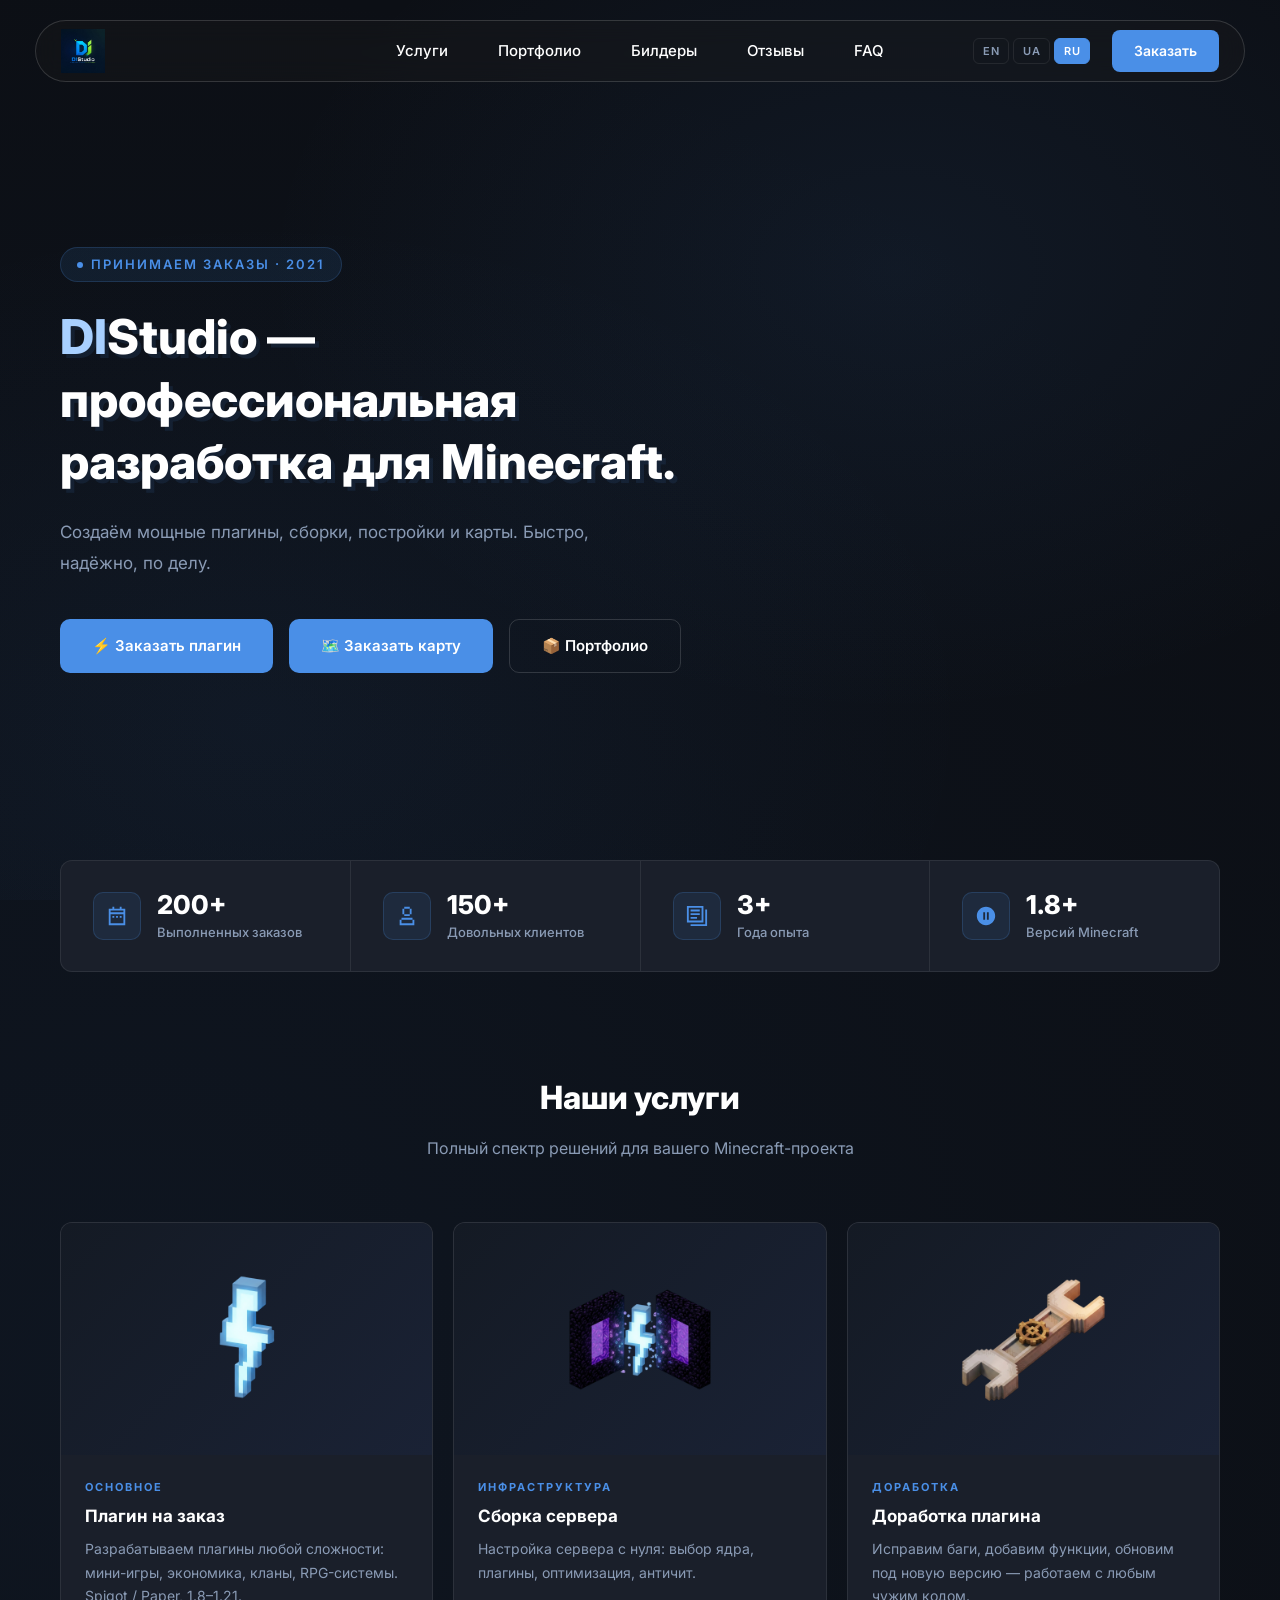
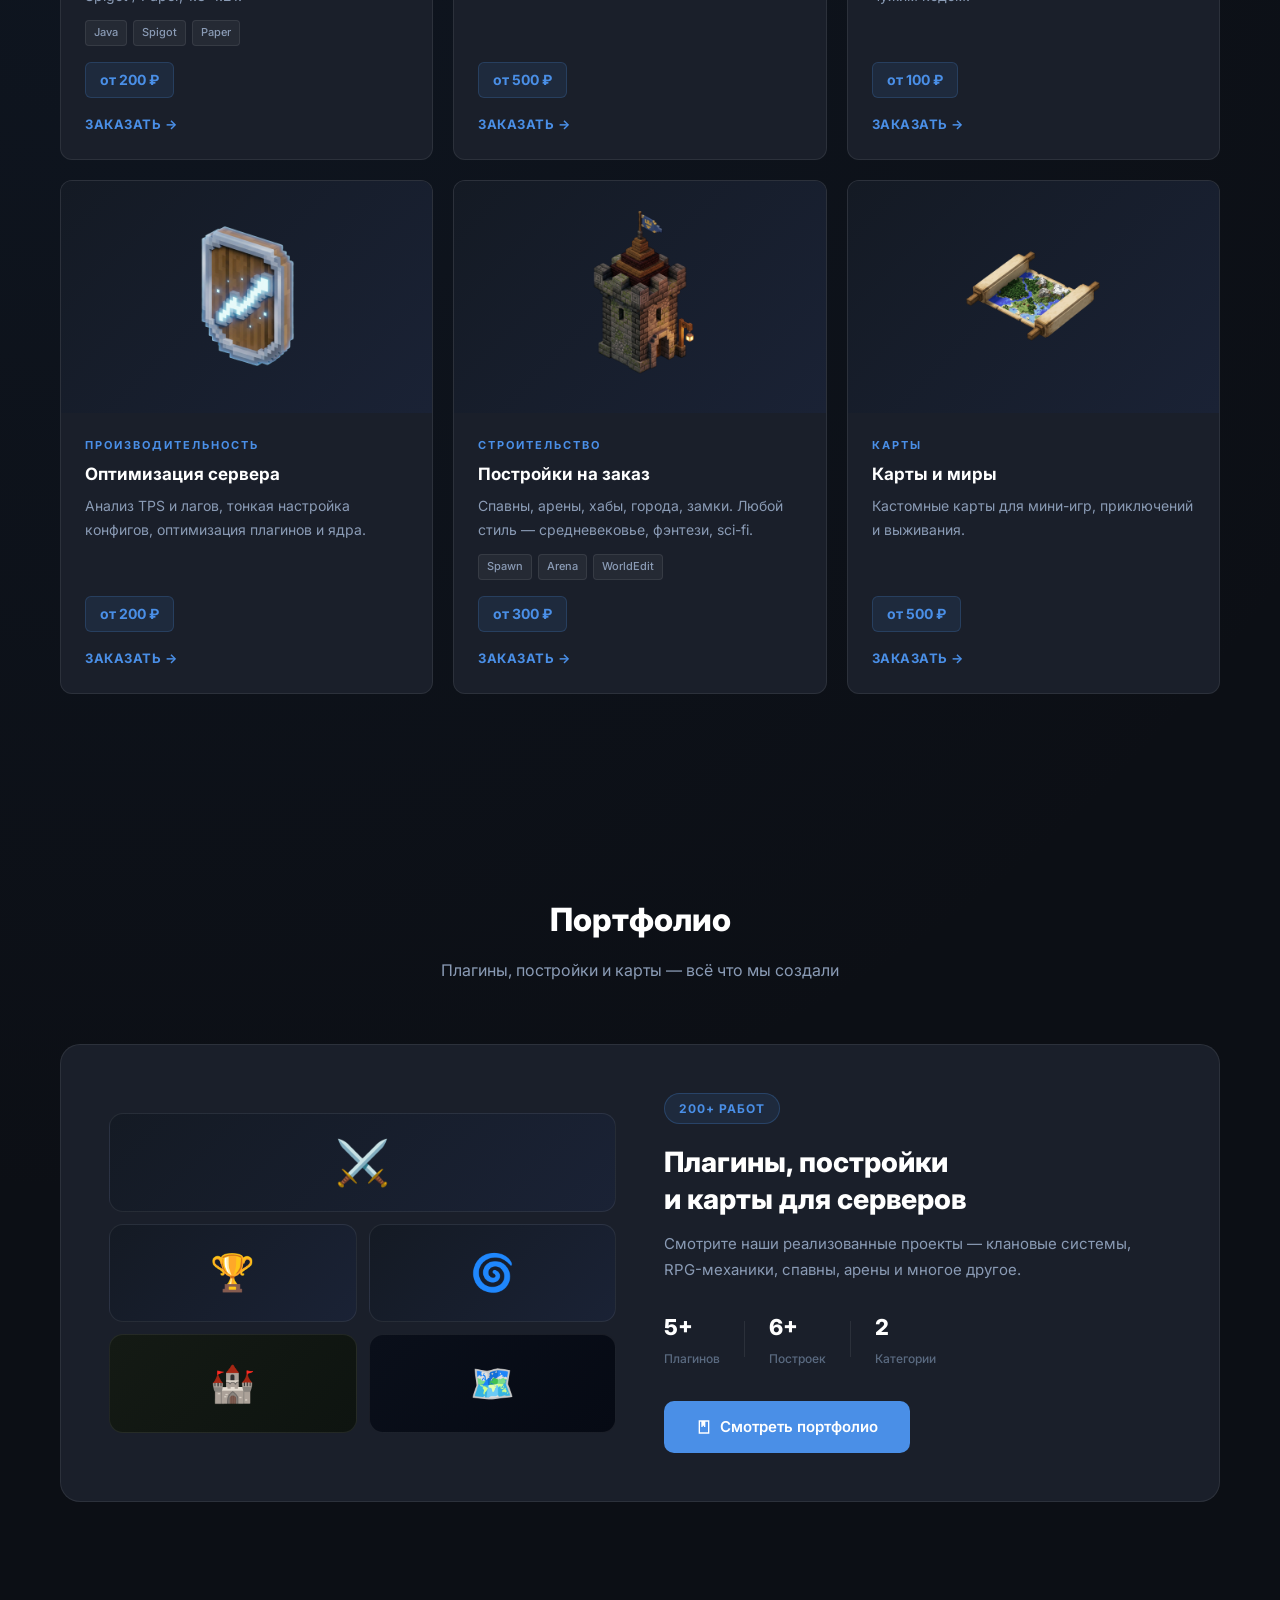
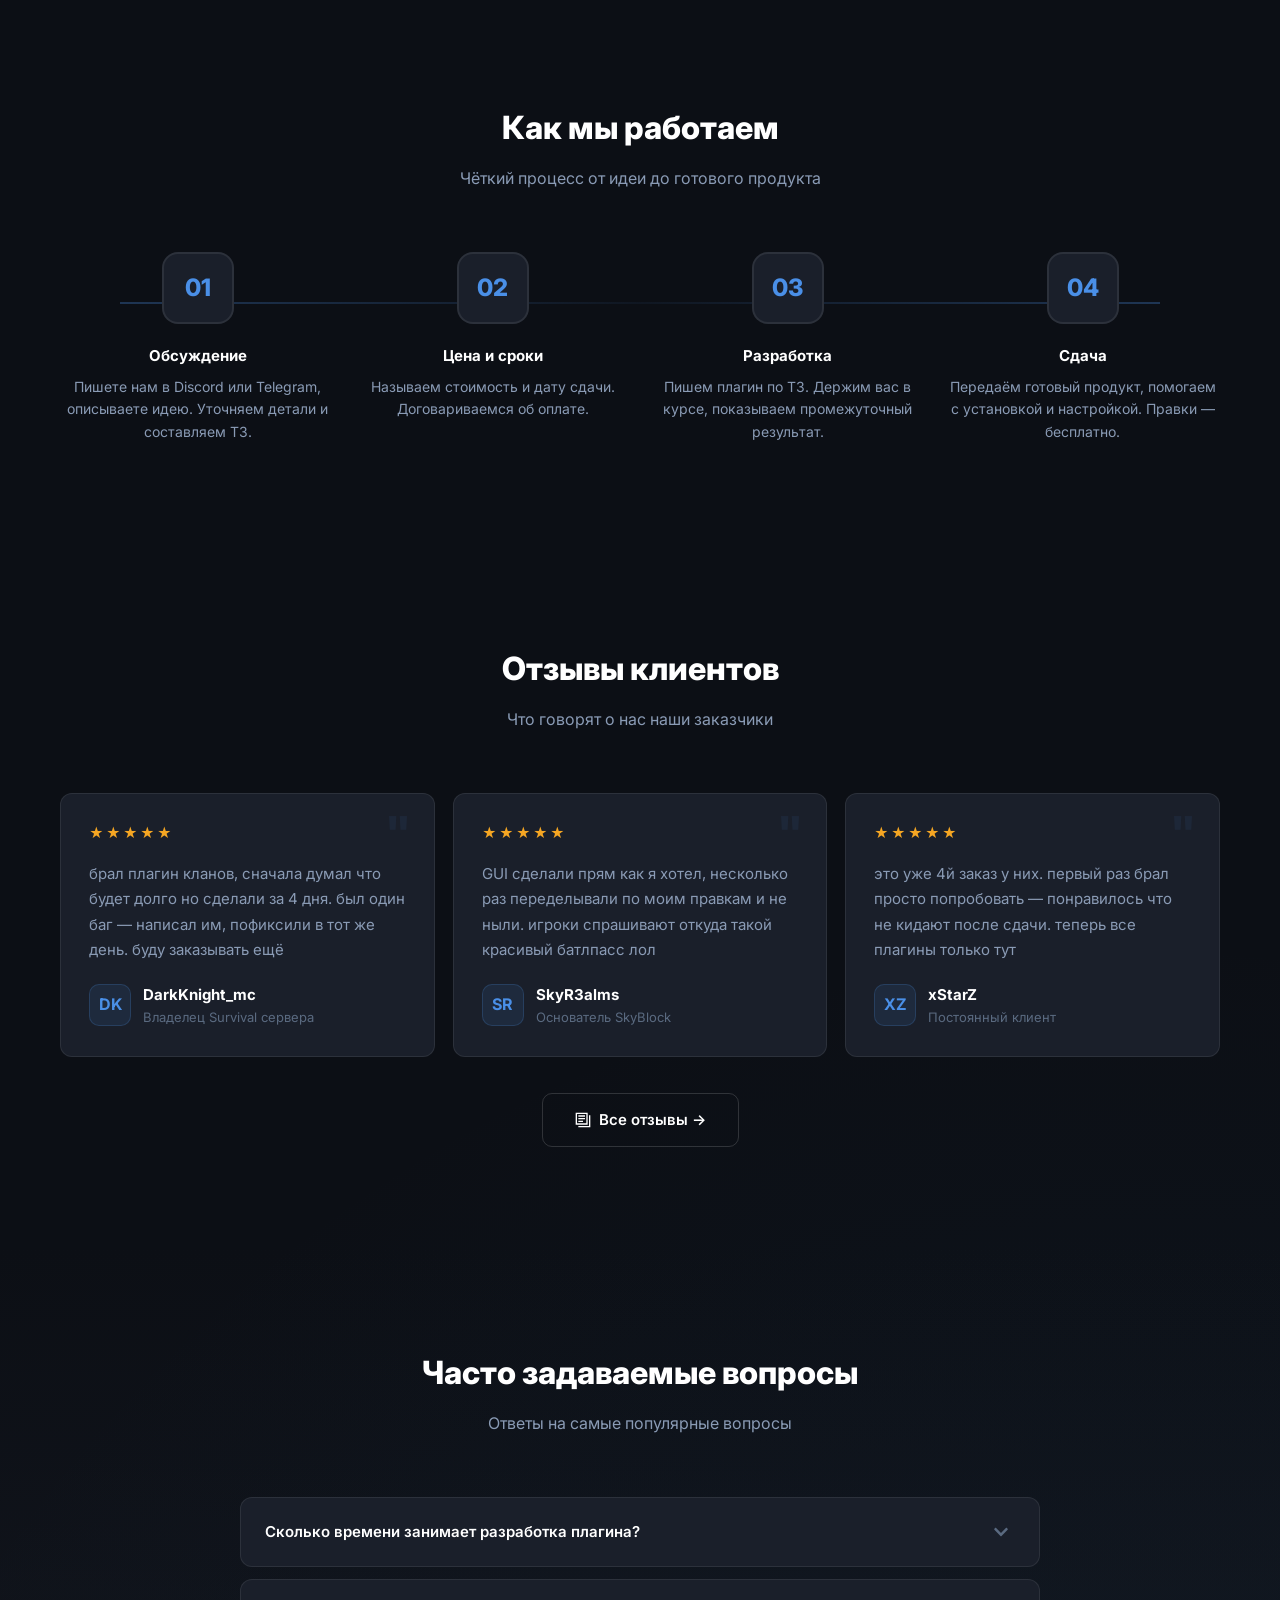
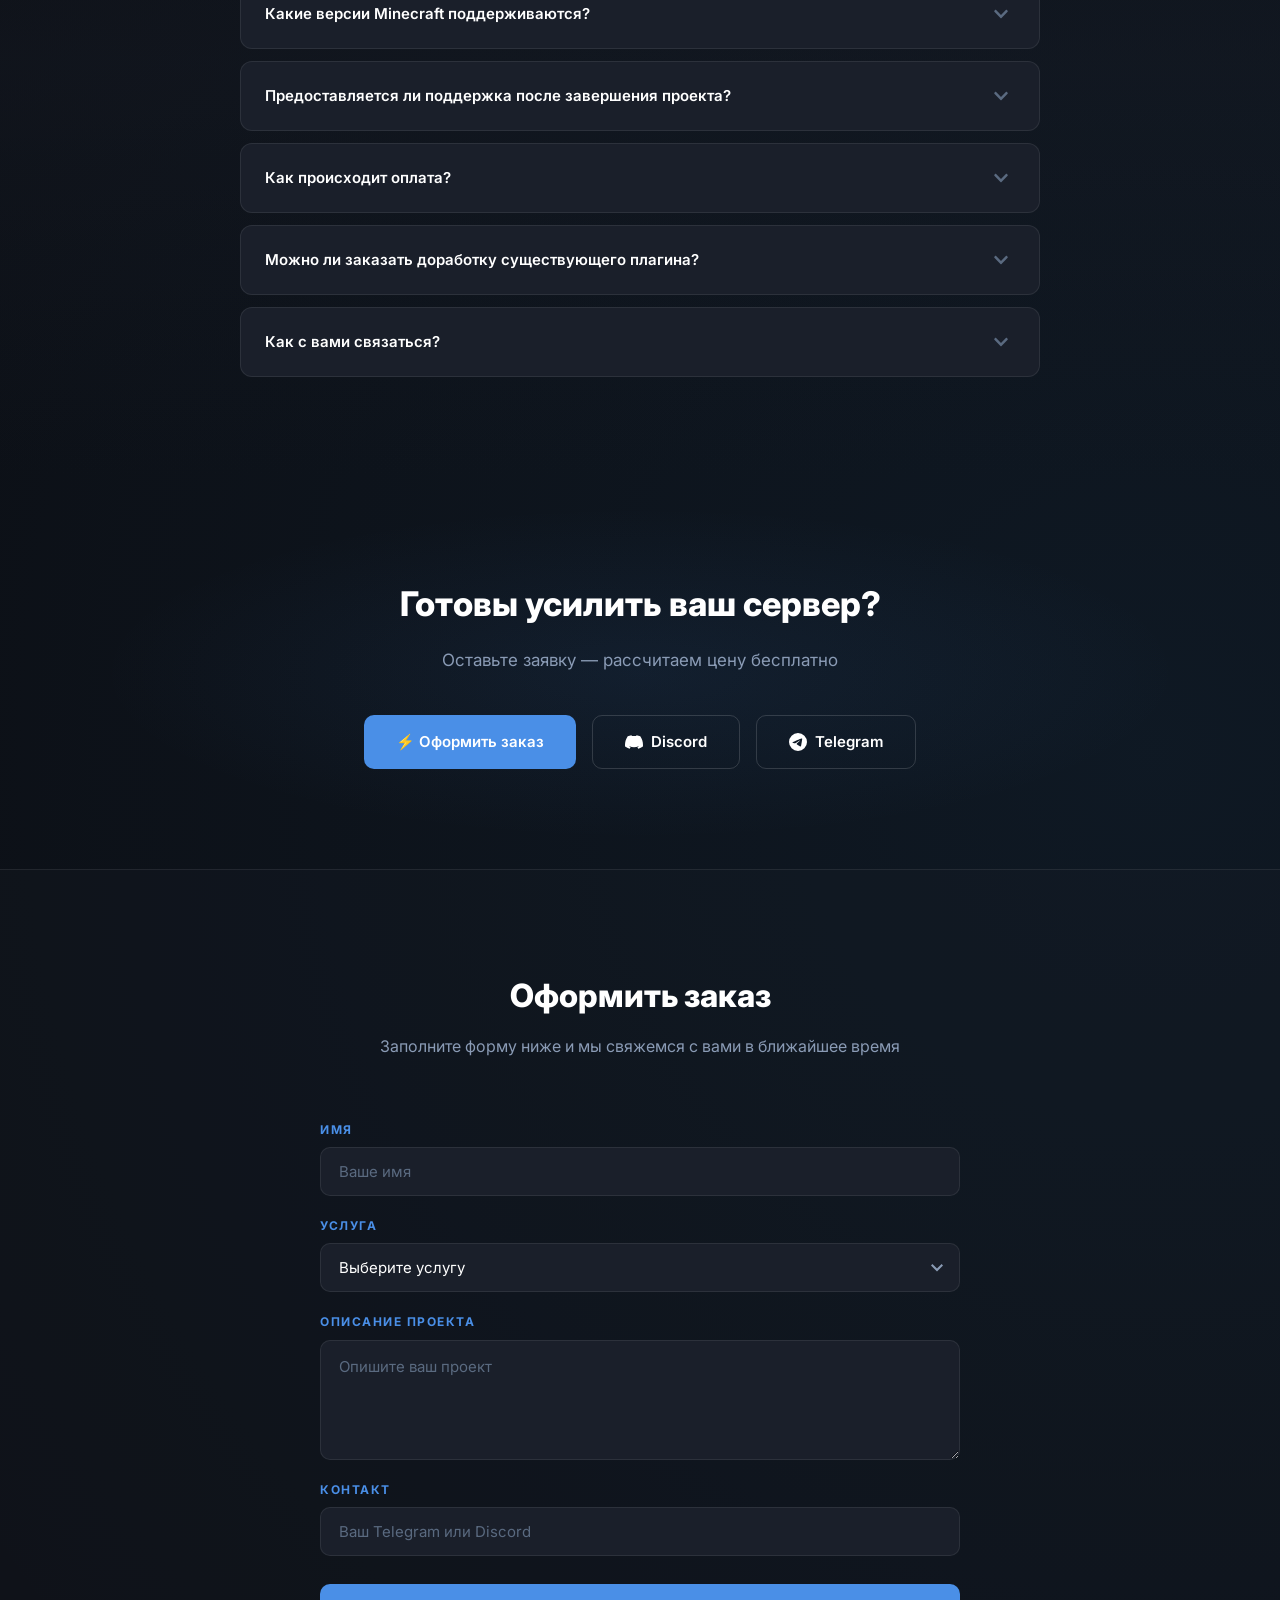
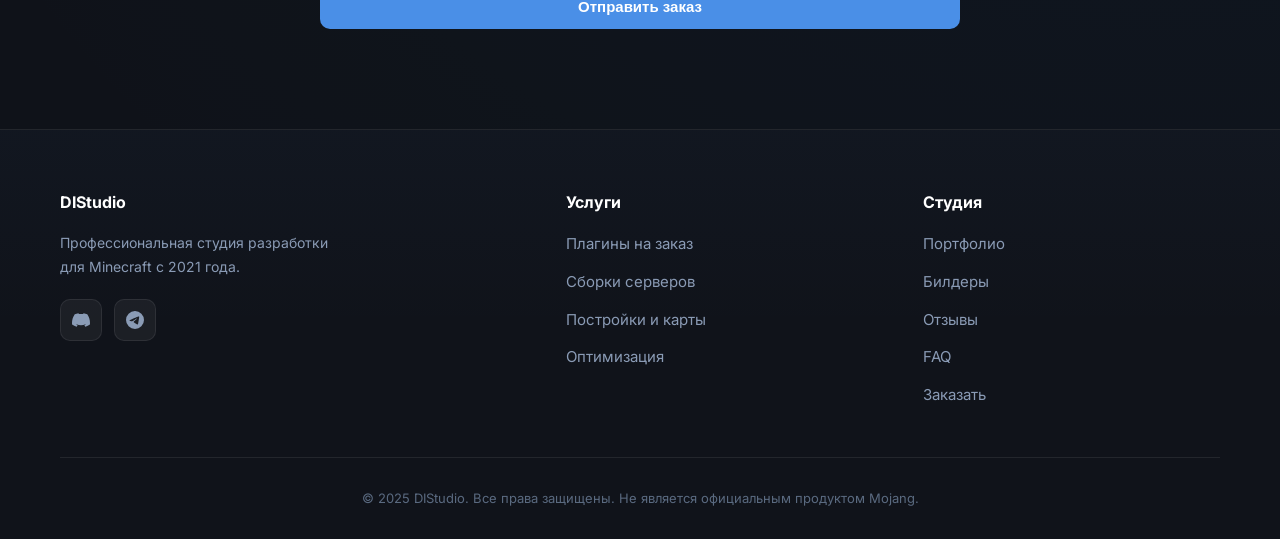
<file: index.html>
<!DOCTYPE html>
<html lang="ru">

<head>
    <meta charset="UTF-8">
    <meta name="viewport" content="width=device-width, initial-scale=1.0">
    <title>DIStudio — Разработка Minecraft плагинов</title>
    <meta name="description" content="Профессиональная разработка плагинов, настройка серверов и Discord-ботов для Minecraft. Качество, скорость и индивидуальный подход.">
    <meta name="keywords" content="minecraft, плагины, разработка, сервер, distudio, discord бот">
    <meta name="author" content="DIStudio">

    <meta property="og:type" content="website">
    <meta property="og:url" content="https://distudio.biz/">
    <meta property="og:title" content="DIStudio — Разработка Minecraft плагинов">
    <meta property="og:description" content="Профессиональная разработка плагинов, настройка серверов и Discord-ботов для Minecraft.">
    <meta property="og:site_name" content="DIStudio">
    <meta property="og:locale" content="ru_RU">

    <link rel="icon" type="image/jpeg" href="ava.jpg">
    <link rel="apple-touch-icon" href="ava.jpg">
    <link rel="preconnect" href="https://fonts.googleapis.com">
    <link rel="preconnect" href="https://fonts.gstatic.com" crossorigin>
    <link href="https://fonts.googleapis.com/css2?family=Inter:wght@400;500;600;700;800&display=swap" rel="stylesheet">
    <link rel="stylesheet" href="style.css">
</head>

<body>

    <header>
        <div class="nav-container" id="navContainer">
            <div class="nav-top-row">
                <a href="/" class="logo">
                    <img src="ava.jpg" alt="DIStudio" class="logo-img">
                </a>

                <nav class="nav-menu" id="navMenu">
                    <a href="#services" class="nav-link" data-i18n="nav.services">
                        <svg fill="none" xmlns="http://www.w3.org/2000/svg" viewBox="0 0 24 24"><path d="M9 2h6v2H9V2zm6 4V4h2v2h4v16H3V6h4V4h2v2h6zm0 2H9v2H7V8H5v12h14V8h-2v2h-2V8z" fill="currentColor"/></svg>
                        <span>Услуги</span>
                    </a>
                    <a href="portfolio.html" class="nav-link" data-i18n="nav.portfolio">
                        <svg fill="none" xmlns="http://www.w3.org/2000/svg" viewBox="0 0 24 24"><path d="M8 2h12v20H4V2h4zm4 8h-2v2H8V4H6v16h12V4h-4v8h-2v-2z" fill="currentColor"/></svg>
                        <span>Портфолио</span>
                    </a>
                    <a href="portfolio.html" class="nav-link" data-i18n="nav.builders">
                        <svg fill="none" xmlns="http://www.w3.org/2000/svg" viewBox="0 0 24 24"><path d="M3 3h8v8H3zm10 0h8v8h-8zM3 13h8v8H3zm10 4h2v-2h2v2h2v2h-2v2h-2v-2h-2z" fill="currentColor"/></svg>
                        <span>Билдеры</span>
                    </a>
                    <a href="reviews.html" class="nav-link" data-i18n="nav.reviews">
                        <svg fill="none" xmlns="http://www.w3.org/2000/svg" viewBox="0 0 24 24"><path d="M3 1H1v18h18V1H3zm14 2v14H3V3h14zm4 18H5v2h18V5h-2v16zM15 5H5v2h10V5zM5 9h10v2H5V9zm7 4H5v2h7v-2z" fill="currentColor"/></svg>
                        <span>Отзывы</span>
                    </a>
                    <a href="#faq" class="nav-link" data-i18n="nav.faq">
                        <svg fill="none" xmlns="http://www.w3.org/2000/svg" viewBox="0 0 24 24"><path d="M12 2C6.48 2 2 6.48 2 12s4.48 10 10 10 10-4.48 10-10S17.52 2 12 2zm1 17h-2v-2h2v2zm2.07-7.75l-.9.92C13.45 12.9 13 13.5 13 15h-2v-.5c0-1.1.45-2.1 1.17-2.83l1.24-1.26c.37-.36.59-.86.59-1.41 0-1.1-.9-2-2-2s-2 .9-2 2H8c0-2.21 1.79-4 4-4s4 1.79 4 4c0 .88-.36 1.68-.93 2.25z" fill="currentColor"/></svg>
                        <span>FAQ</span>
                    </a>
                </nav>

                <div class="nav-right">
                    <div class="lang-switcher">
                        <button class="lang-btn" onclick="setLang('en')">EN</button>
                        <button class="lang-btn" onclick="setLang('ua')">UA</button>
                        <button class="lang-btn active" onclick="setLang('ru')">RU</button>
                    </div>
                    <a href="#order-form" class="nav-contact-btn" data-i18n="nav.order">
                        <svg fill="currentColor" viewBox="0 0 24 24" width="16" height="16"><path d="M20.317 4.37a19.791 19.791 0 0 0-4.885-1.515.074.074 0 0 0-.079.037c-.21.375-.444.864-.608 1.25a18.27 18.27 0 0 0-5.487 0 12.64 12.64 0 0 0-.617-1.25.077.077 0 0 0-.079-.037A19.736 19.736 0 0 0 3.677 4.37a.07.07 0 0 0-.032.027C.533 9.046-.32 13.58.099 18.057a.082.082 0 0 0 .031.057 19.9 19.9 0 0 0 5.993 3.03.078.078 0 0 0 .084-.028c.462-.63.874-1.295 1.226-1.994a.076.076 0 0 0-.041-.106 13.107 13.107 0 0 1-1.872-.892.077.077 0 0 1-.008-.128 10.2 10.2 0 0 0 .372-.292.074.074 0 0 1 .077-.01c3.928 1.793 8.18 1.793 12.062 0a.074.074 0 0 1 .078.01c.12.098.246.198.373.292a.077.077 0 0 1-.006.127 12.299 12.299 0 0 1-1.873.892.077.077 0 0 0-.041.107c.36.698.772 1.362 1.225 1.993a.076.076 0 0 0 .084.028 19.839 19.839 0 0 0 6.002-3.03.077.077 0 0 0 .032-.054c.5-5.177-.838-9.674-3.549-13.66a.061.061 0 0 0-.031-.03z"/></svg>
                        Заказать
                    </a>
                    <div class="menu-toggle" id="menu-toggle">
                        <span></span>
                        <span></span>
                        <span></span>
                    </div>
                </div>
            </div>
        </div>
    </header>

    <section id="hero" class="hero">
        <div class="container">
            <div class="hero-content">
                <div class="hero-subtitle">
                    <span class="hero-subtitle-dot"></span>
                    <span data-i18n="hero.badge">Принимаем заказы · 2021</span>
                </div>
                <h1 class="hero-title">
                    <span class="brand-highlight">DI</span>Studio —
                    <span data-i18n="hero.title">профессиональная разработка для Minecraft.</span>
                </h1>
                <p class="hero-description" data-i18n="hero.desc">
                    Создаём мощные плагины, сборки, постройки и карты для Minecraft серверов. Быстро, надёжно, по делу.
                </p>
                <div class="hero-buttons">
                    <a href="#order-form" class="cta-button" data-i18n="hero.btn_order">⚡ Заказать плагин</a>
                    <a href="#order-form" class="cta-button" data-i18n="hero.btn_map">🗺️ Заказать карту</a>
                    <a href="#portfolio" class="btn-secondary" data-i18n="hero.btn_portfolio">📦 Портфолио</a>
                </div>
            </div>
        </div>
    </section>

    <div class="stats-panel">
        <div class="stats-panel-inner">
            <div class="stats-panel-item">
                <div class="stats-panel-icon">
                    <svg fill="none" xmlns="http://www.w3.org/2000/svg" viewBox="0 0 24 24"><path d="M15 2h2v2h4v18H3V4h4V2h2v2h6V2zM9 6H5v2h14V6H9zm-4 4v10h14V10H5zm2 2h2v2H7v-2zm6 0h-2v2h2v-2zm2 0h2v2h-2v-2z" fill="currentColor"/></svg>
                </div>
                <div class="stats-panel-content">
                    <div class="stats-panel-number">200+</div>
                    <div class="stats-panel-label" data-i18n="stats.orders">Выполненных заказов</div>
                </div>
            </div>
            <div class="stats-panel-item">
                <div class="stats-panel-icon">
                    <svg fill="none" xmlns="http://www.w3.org/2000/svg" viewBox="0 0 24 24"><path d="M15 2H9v2H7v6h2V4h6V2zm0 8H9v2h6v-2zm0-6h2v6h-2V4zM4 16h2v-2h12v2H6v4h12v-4h2v6H4v-6z" fill="currentColor"/></svg>
                </div>
                <div class="stats-panel-content">
                    <div class="stats-panel-number">150+</div>
                    <div class="stats-panel-label" data-i18n="stats.clients">Довольных клиентов</div>
                </div>
            </div>
            <div class="stats-panel-item">
                <div class="stats-panel-icon">
                    <svg fill="none" xmlns="http://www.w3.org/2000/svg" viewBox="0 0 24 24"><path d="M3 1H1v18h18V1H3zm14 2v14H3V3h14zm4 18H5v2h18V5h-2v16zM15 5H5v2h10V5zM5 9h10v2H5V9zm7 4H5v2h7v-2z" fill="currentColor"/></svg>
                </div>
                <div class="stats-panel-content">
                    <div class="stats-panel-number">3+</div>
                    <div class="stats-panel-label" data-i18n="stats.years">Года опыта</div>
                </div>
            </div>
            <div class="stats-panel-item">
                <div class="stats-panel-icon">
                    <svg fill="none" xmlns="http://www.w3.org/2000/svg" viewBox="0 0 24 24"><path d="M12 2C6.48 2 2 6.48 2 12s4.48 10 10 10 10-4.48 10-10S17.52 2 12 2zm-1 14H9V8h2v8zm4 0h-2V8h2v8z" fill="currentColor"/></svg>
                </div>
                <div class="stats-panel-content">
                    <div class="stats-panel-number">1.8+</div>
                    <div class="stats-panel-label" data-i18n="stats.versions">Версий Minecraft</div>
                </div>
            </div>
        </div>
    </div>

    <section id="services" class="section highlights-section">
        <div class="container">
            <h2 class="section-title" data-i18n="services.title">Наши услуги</h2>
            <p class="section-subtitle" data-i18n="services.sub">Полный спектр решений для вашего Minecraft-проекта</p>

            <div class="highlights-grid">
                <div class="highlight-card reveal">
                    <div class="highlight-media">
                        <img src="svc1.png" class="svc-img" alt="Плагин на заказ">
                    </div>
                    <div class="highlight-content">
                        <div class="highlight-kicker" data-i18n="svc1.kicker">Основное</div>
                        <h3 class="highlight-title" data-i18n="svc1.title">Плагин на заказ</h3>
                        <p class="highlight-description" data-i18n="svc1.desc">Разрабатываем плагины любой сложности: мини-игры, экономика, кланы, RPG-системы. Spigot / Paper, 1.8–1.21.</p>
                        <div class="service-tags-row">
                            <span class="svc-tag">Java</span>
                            <span class="svc-tag">Spigot</span>
                            <span class="svc-tag">Paper</span>
                        </div>
                        <span class="highlight-price" data-i18n="svc1.price">от 200 ₽</span>
                        <a href="#order-form" class="svc-link" data-i18n="svc.order">Заказать →</a>
                    </div>
                </div>

                <div class="highlight-card reveal">
                    <div class="highlight-media">
                        <img src="svc2.png" class="svc-img" alt="Сборка сервера">
                    </div>
                    <div class="highlight-content">
                        <div class="highlight-kicker" data-i18n="svc2.kicker">Инфраструктура</div>
                        <h3 class="highlight-title" data-i18n="svc2.title">Сборка сервера</h3>
                        <p class="highlight-description" data-i18n="svc2.desc">Настройка сервера с нуля: выбор ядра, плагины, оптимизация, античит и конфигурация под ваш режим.</p>
                        <span class="highlight-price" data-i18n="svc2.price">от 500 ₽</span>
                        <a href="#order-form" class="svc-link" data-i18n="svc.order">Заказать →</a>
                    </div>
                </div>

                <div class="highlight-card reveal">
                    <div class="highlight-media">
                        <img src="svc3.png" class="svc-img" alt="Доработка плагина">
                    </div>
                    <div class="highlight-content">
                        <div class="highlight-kicker" data-i18n="svc3.kicker">Доработка</div>
                        <h3 class="highlight-title" data-i18n="svc3.title">Доработка плагина</h3>
                        <p class="highlight-description" data-i18n="svc3.desc">Исправим баги, добавим функции, обновим под новую версию — работаем с любым чужим кодом.</p>
                        <span class="highlight-price" data-i18n="svc3.price">от 100 ₽</span>
                        <a href="#order-form" class="svc-link" data-i18n="svc.order">Заказать →</a>
                    </div>
                </div>

                <div class="highlight-card reveal">
                    <div class="highlight-media">
                        <img src="svc4.png" class="svc-img" alt="Оптимизация сервера">
                    </div>
                    <div class="highlight-content">
                        <div class="highlight-kicker" data-i18n="svc4.kicker">Производительность</div>
                        <h3 class="highlight-title" data-i18n="svc4.title">Оптимизация сервера</h3>
                        <p class="highlight-description" data-i18n="svc4.desc">Анализ TPS и лагов, тонкая настройка конфигов, оптимизация плагинов и ядра под максимальный онлайн.</p>
                        <span class="highlight-price" data-i18n="svc4.price">от 200 ₽</span>
                        <a href="#order-form" class="svc-link" data-i18n="svc.order">Заказать →</a>
                    </div>
                </div>

                <div class="highlight-card reveal">
                    <div class="highlight-media">
                        <img src="svc5.png" class="svc-img" alt="Постройки на заказ">
                    </div>
                    <div class="highlight-content">
                        <div class="highlight-kicker" data-i18n="svc5.kicker">Строительство</div>
                        <h3 class="highlight-title" data-i18n="svc5.title">Постройки на заказ</h3>
                        <p class="highlight-description" data-i18n="svc5.desc">Спавны, арены, хабы, города, замки и целые миры. Любой стиль — средневековье, фэнтези, sci-fi. Формат schematic.</p>
                        <div class="service-tags-row">
                            <span class="svc-tag">Spawn</span>
                            <span class="svc-tag">Arena</span>
                            <span class="svc-tag">WorldEdit</span>
                        </div>
                        <span class="highlight-price" data-i18n="svc5.price">от 300 ₽</span>
                        <a href="#order-form" class="svc-link" data-i18n="svc.order">Заказать →</a>
                    </div>
                </div>

                <div class="highlight-card reveal">
                    <div class="highlight-media">
                        <img src="svc6.png" class="svc-img" alt="Карты и миры">
                    </div>
                    <div class="highlight-content">
                        <div class="highlight-kicker" data-i18n="svc6.kicker">Карты</div>
                        <h3 class="highlight-title" data-i18n="svc6.title">Карты и миры</h3>
                        <p class="highlight-description" data-i18n="svc6.desc">Кастомные карты для мини-игр, приключений и выживания. Генерация terrain, ручная доработка, расстановка структур.</p>
                        <span class="highlight-price" data-i18n="svc6.price">от 500 ₽</span>
                        <a href="#order-form" class="svc-link" data-i18n="svc.order">Заказать →</a>
                    </div>
                </div>
            </div>
        </div>
    </section>

    <section id="portfolio" class="section">
        <div class="container">
            <h2 class="section-title">Портфолио</h2>
            <p class="section-subtitle">Плагины, постройки и карты — всё что мы создали</p>
            <div class="portfolio-preview-block reveal">
                <div class="portfolio-preview-left">
                    <div class="portfolio-preview-items">
                        <div class="ppi ppi-1"><span>⚔️</span></div>
                        <div class="ppi ppi-2"><span>🏆</span></div>
                        <div class="ppi ppi-3"><span>🌀</span></div>
                        <div class="ppi ppi-4"><span>🏰</span></div>
                        <div class="ppi ppi-5"><span>🗺️</span></div>
                    </div>
                </div>
                <div class="portfolio-preview-right">
                    <div class="portfolio-preview-badge">200+ работ</div>
                    <h3 class="portfolio-preview-title">Плагины, постройки<br>и карты для серверов</h3>
                    <p class="portfolio-preview-desc">Смотрите наши реализованные проекты — клановые системы, RPG-механики, спавны, арены и многое другое.</p>
                    <div class="portfolio-preview-stats">
                        <div class="pps-item"><span class="pps-num">5+</span><span class="pps-label">Плагинов</span></div>
                        <div class="pps-divider"></div>
                        <div class="pps-item"><span class="pps-num">6+</span><span class="pps-label">Построек</span></div>
                        <div class="pps-divider"></div>
                        <div class="pps-item"><span class="pps-num">2</span><span class="pps-label">Категории</span></div>
                    </div>
                    <a href="portfolio.html" class="cta-button" style="display:inline-flex;align-items:center;gap:8px;">
                        <svg width="16" height="16" fill="none" viewBox="0 0 24 24"><path d="M8 2h12v20H4V2h4zm4 8h-2v2H8V4H6v16h12V4h-4v8h-2v-2z" fill="currentColor"/></svg>
                        Смотреть портфолио
                    </a>
                </div>
            </div>
        </div>
    </section>

    <section id="process" class="section">
        <div class="container">
            <h2 class="section-title" data-i18n="process.title">Как мы работаем</h2>
            <p class="section-subtitle" data-i18n="process.sub">Чёткий процесс от идеи до готового продукта</p>

            <div class="process-grid">
                <div class="process-step reveal">
                    <div class="step-number">01</div>
                    <h3 class="step-title" data-i18n="step1.title">Обсуждение</h3>
                    <p class="step-desc" data-i18n="step1.desc">Пишете нам в Discord или Telegram, описываете идею. Уточняем детали и составляем ТЗ.</p>
                </div>
                <div class="process-step reveal">
                    <div class="step-number">02</div>
                    <h3 class="step-title" data-i18n="step2.title">Цена и сроки</h3>
                    <p class="step-desc" data-i18n="step2.desc">Называем стоимость и дату сдачи. Договариваемся об оплате — аванс или постоплата.</p>
                </div>
                <div class="process-step reveal">
                    <div class="step-number">03</div>
                    <h3 class="step-title" data-i18n="step3.title">Разработка</h3>
                    <p class="step-desc" data-i18n="step3.desc">Пишем плагин по ТЗ. Держим вас в курсе, показываем промежуточный результат.</p>
                </div>
                <div class="process-step reveal">
                    <div class="step-number">04</div>
                    <h3 class="step-title" data-i18n="step4.title">Сдача</h3>
                    <p class="step-desc" data-i18n="step4.desc">Передаём готовый продукт, помогаем с установкой и настройкой. Правки — бесплатно.</p>
                </div>
            </div>
        </div>
    </section>

    <section id="reviews" class="section">
        <div class="container">
            <h2 class="section-title">Отзывы клиентов</h2>
            <p class="section-subtitle">Что говорят о нас наши заказчики</p>

            <div class="reviews-preview-grid">
                <div class="review-card reveal">
                    <div class="review-stars">★★★★★</div>
                    <p class="review-text">брал плагин кланов, сначала думал что будет долго но сделали за 4 дня. был один баг — написал им, пофиксили в тот же день. буду заказывать ещё</p>
                    <div class="review-author">
                        <div class="review-avatar">DK</div>
                        <div>
                            <div class="review-name">DarkKnight_mc</div>
                            <div class="review-role">Владелец Survival сервера</div>
                        </div>
                    </div>
                </div>
                <div class="review-card reveal">
                    <div class="review-stars">★★★★★</div>
                    <p class="review-text">GUI сделали прям как я хотел, несколько раз переделывали по моим правкам и не ныли. игроки спрашивают откуда такой красивый батлпасс лол</p>
                    <div class="review-author">
                        <div class="review-avatar">SR</div>
                        <div>
                            <div class="review-name">SkyR3alms</div>
                            <div class="review-role">Основатель SkyBlock</div>
                        </div>
                    </div>
                </div>
                <div class="review-card reveal">
                    <div class="review-stars">★★★★★</div>
                    <p class="review-text">это уже 4й заказ у них. первый раз брал просто попробовать — понравилось что не кидают после сдачи. теперь все плагины только тут</p>
                    <div class="review-author">
                        <div class="review-avatar">XZ</div>
                        <div>
                            <div class="review-name">xStarZ</div>
                            <div class="review-role">Постоянный клиент</div>
                        </div>
                    </div>
                </div>
            </div>

            <div style="text-align:center; margin-top: 36px;">
                <a href="reviews.html" class="btn-secondary" style="display:inline-flex;align-items:center;gap:8px;">
                    <svg width="16" height="16" fill="none" viewBox="0 0 24 24"><path d="M3 1H1v18h18V1H3zm14 2v14H3V3h14zm4 18H5v2h18V5h-2v16zM15 5H5v2h10V5zM5 9h10v2H5V9zm7 4H5v2h7v-2z" fill="currentColor"/></svg>
                    Все отзывы →
                </a>
            </div>
        </div>
    </section>

    <section id="faq" class="section faq-section">
        <div class="container">
            <h2 class="section-title" data-i18n="faq.title">Часто задаваемые вопросы</h2>
            <p class="section-subtitle" data-i18n="faq.sub">Ответы на самые популярные вопросы</p>

            <div class="faq-container">
                <div class="faq-item">
                    <div class="faq-question">
                        Сколько времени занимает разработка плагина?
                        <i class="faq-icon"><svg fill="currentColor" viewBox="0 0 448 512"><path d="M207.029 381.476L12.686 187.132c-9.373-9.373-9.373-24.569 0-33.941l22.667-22.667c9.357-9.357 24.522-9.375 33.901-.04L224 284.505l154.745-154.021c9.379-9.335 24.544-9.317 33.901.04l22.667 22.667c9.373 9.373 9.373 24.569 0 33.941L240.971 381.476c-9.373 9.372-24.569 9.372-33.942 0z"/></svg></i>
                    </div>
                    <div class="faq-answer">Сроки зависят от сложности проекта. Простой плагин — 1-3 дня, средней сложности — 3-7 дней, комплексный проект — от 1-2 недель. Мы всегда согласовываем точные сроки перед началом работы.</div>
                </div>

                <div class="faq-item">
                    <div class="faq-question">
                        Какие версии Minecraft поддерживаются?
                        <i class="faq-icon"><svg fill="currentColor" viewBox="0 0 448 512"><path d="M207.029 381.476L12.686 187.132c-9.373-9.373-9.373-24.569 0-33.941l22.667-22.667c9.357-9.357 24.522-9.375 33.901-.04L224 284.505l154.745-154.021c9.379-9.335 24.544-9.317 33.901.04l22.667 22.667c9.373 9.373 9.373 24.569 0 33.941L240.971 381.476c-9.373 9.372-24.569 9.372-33.942 0z"/></svg></i>
                    </div>
                    <div class="faq-answer">Мы работаем со всеми актуальными версиями Minecraft — от 1.8 до последних релизов. Поддерживаем Spigot, Paper, Purpur, Velocity, BungeeCord и другие платформы.</div>
                </div>

                <div class="faq-item">
                    <div class="faq-question">
                        Предоставляется ли поддержка после завершения проекта?
                        <i class="faq-icon"><svg fill="currentColor" viewBox="0 0 448 512"><path d="M207.029 381.476L12.686 187.132c-9.373-9.373-9.373-24.569 0-33.941l22.667-22.667c9.357-9.357 24.522-9.375 33.901-.04L224 284.505l154.745-154.021c9.379-9.335 24.544-9.317 33.901.04l22.667 22.667c9.373 9.373 9.373 24.569 0 33.941L240.971 381.476c-9.373 9.372-24.569 9.372-33.942 0z"/></svg></i>
                    </div>
                    <div class="faq-answer">Да, мы предоставляем бесплатную поддержку в течение 14 дней после сдачи проекта. Это включает исправление багов и мелкие доработки. Дальнейшая поддержка — по договорённости.</div>
                </div>

                <div class="faq-item">
                    <div class="faq-question">
                        Как происходит оплата?
                        <i class="faq-icon"><svg fill="currentColor" viewBox="0 0 448 512"><path d="M207.029 381.476L12.686 187.132c-9.373-9.373-9.373-24.569 0-33.941l22.667-22.667c9.357-9.357 24.522-9.375 33.901-.04L224 284.505l154.745-154.021c9.379-9.335 24.544-9.317 33.901.04l22.667 22.667c9.373 9.373 9.373 24.569 0 33.941L240.971 381.476c-9.373 9.372-24.569 9.372-33.942 0z"/></svg></i>
                    </div>
                    <div class="faq-answer">Для небольших проектов — полная предоплата. Для крупных — 50% предоплата и 50% после сдачи проекта. Принимаем оплату через популярные платёжные системы. Работаем через безопасную сделку.</div>
                </div>

                <div class="faq-item">
                    <div class="faq-question">
                        Можно ли заказать доработку существующего плагина?
                        <i class="faq-icon"><svg fill="currentColor" viewBox="0 0 448 512"><path d="M207.029 381.476L12.686 187.132c-9.373-9.373-9.373-24.569 0-33.941l22.667-22.667c9.357-9.357 24.522-9.375 33.901-.04L224 284.505l154.745-154.021c9.379-9.335 24.544-9.317 33.901.04l22.667 22.667c9.373 9.373 9.373 24.569 0 33.941L240.971 381.476c-9.373 9.372-24.569 9.372-33.942 0z"/></svg></i>
                    </div>
                    <div class="faq-answer">Да, мы можем доработать или модифицировать существующий плагин, если у вас есть исходный код или лицензия на модификацию. Оцениваем объём работ индивидуально.</div>
                </div>

                <div class="faq-item">
                    <div class="faq-question">
                        Как с вами связаться?
                        <i class="faq-icon"><svg fill="currentColor" viewBox="0 0 448 512"><path d="M207.029 381.476L12.686 187.132c-9.373-9.373-9.373-24.569 0-33.941l22.667-22.667c9.357-9.357 24.522-9.375 33.901-.04L224 284.505l154.745-154.021c9.379-9.335 24.544-9.317 33.901.04l22.667 22.667c9.373 9.373 9.373 24.569 0 33.941L240.971 381.476c-9.373 9.372-24.569 9.372-33.942 0z"/></svg></i>
                    </div>
                    <div class="faq-answer">Свяжитесь с нами через <a href="https://discord.gg/distudio" target="_blank">Discord</a> или <a href="https://t.me/DIStudi0" target="_blank">Telegram</a>. Мы обычно отвечаем в течение нескольких часов.</div>
                </div>
            </div>
        </div>
    </section>

    <section class="cta-section">
        <div class="container">
            <h2 class="cta-title" data-i18n="cta.title">Готовы усилить ваш сервер?</h2>
            <p class="cta-subtitle" data-i18n="cta.sub">Оставьте заявку ниже — рассчитаем цену бесплатно</p>
            <div class="cta-buttons">
                <a href="#order-form" class="cta-button" data-i18n="cta.btn">
                    ⚡ Оформить заказ
                </a>
                <a href="https://discord.gg/distudio" class="btn-secondary" target="_blank">
                    <svg fill="currentColor" viewBox="0 0 24 24" width="18" height="18"><path d="M20.317 4.37a19.791 19.791 0 0 0-4.885-1.515.074.074 0 0 0-.079.037c-.21.375-.444.864-.608 1.25a18.27 18.27 0 0 0-5.487 0 12.64 12.64 0 0 0-.617-1.25.077.077 0 0 0-.079-.037A19.736 19.736 0 0 0 3.677 4.37a.07.07 0 0 0-.032.027C.533 9.046-.32 13.58.099 18.057a.082.082 0 0 0 .031.057 19.9 19.9 0 0 0 5.993 3.03.078.078 0 0 0 .084-.028c.462-.63.874-1.295 1.226-1.994a.076.076 0 0 0-.041-.106 13.107 13.107 0 0 1-1.872-.892.077.077 0 0 1-.008-.128 10.2 10.2 0 0 0 .372-.292.074.074 0 0 1 .077-.01c3.928 1.793 8.18 1.793 12.062 0a.074.074 0 0 1 .078.01c.12.098.246.198.373.292a.077.077 0 0 1-.006.127 12.299 12.299 0 0 1-1.873.892.077.077 0 0 0-.041.107c.36.698.772 1.362 1.225 1.993a.076.076 0 0 0 .084.028 19.839 19.839 0 0 0 6.002-3.03.077.077 0 0 0 .032-.054c.5-5.177-.838-9.674-3.549-13.66a.061.061 0 0 0-.031-.03z"/></svg>
                    Discord
                </a>
                <a href="https://t.me/DIStudi0" class="btn-secondary" target="_blank">
                    <svg fill="currentColor" viewBox="0 0 24 24" width="18" height="18"><path d="M11.944 0A12 12 0 0 0 0 12a12 12 0 0 0 12 12 12 12 0 0 0 12-12A12 12 0 0 0 12 0a12 12 0 0 0-.056 0zm4.962 7.224c.1-.002.321.023.465.14a.506.506 0 0 1 .171.325c.016.093.036.306.02.472-.18 1.898-.962 6.502-1.36 8.627-.168.9-.499 1.201-.82 1.23-.696.065-1.225-.46-1.9-.902-1.056-.693-1.653-1.124-2.678-1.8-1.185-.78-.417-1.21.258-1.91.177-.184 3.247-2.977 3.307-3.23.007-.032.014-.15-.056-.212s-.174-.041-.249-.024c-.106.024-1.793 1.14-5.061 3.345-.48.33-.913.49-1.302.48-.428-.008-1.252-.241-1.865-.44-.752-.245-1.349-.374-1.297-.789.027-.216.325-.437.893-.663 3.498-1.524 5.83-2.529 6.998-3.014 3.332-1.386 4.025-1.627 4.476-1.635z"/></svg>
                    Telegram
                </a>
            </div>
        </div>
    </section>

    <section id="order-form" class="section order-section">
        <div class="container">
            <h2 class="section-title" data-i18n="order.title">Оформить заказ</h2>
            <p class="section-subtitle" data-i18n="order.desc">Заполните форму ниже и мы свяжемся с вами в ближайшее время</p>

            <div class="order-form-wrapper">
                <form class="order-form" id="orderForm" onsubmit="submitOrder(event)">
                    <div class="order-field">
                        <label class="order-label" data-i18n="order.label_name">Имя</label>
                        <input type="text" class="order-input" id="orderName" required placeholder="Ваше имя" data-i18n-placeholder="order.ph_name">
                    </div>
                    <div class="order-field">
                        <label class="order-label" data-i18n="order.label_service">Услуга</label>
                        <select class="order-select" id="orderService" required>
                            <option value="" disabled selected data-i18n="order.select_default">Выберите услугу</option>
                            <option value="Плагин на заказ" data-i18n="order.opt_plugin">Плагин на заказ</option>
                            <option value="Сборка сервера" data-i18n="order.opt_server">Сборка сервера</option>
                            <option value="Доработка плагина" data-i18n="order.opt_fix">Доработка плагина</option>
                            <option value="Оптимизация сервера" data-i18n="order.opt_optimize">Оптимизация сервера</option>
                            <option value="Постройки на заказ" data-i18n="order.opt_building">Постройки на заказ</option>
                            <option value="Карты и миры" data-i18n="order.opt_maps">Карты и миры</option>
                            <option value="Другое" data-i18n="order.opt_other">Другое</option>
                        </select>
                    </div>
                    <div class="order-field">
                        <label class="order-label" data-i18n="order.label_desc">Описание проекта</label>
                        <textarea class="order-textarea" id="orderDesc" required placeholder="Опишите ваш проект" data-i18n-placeholder="order.ph_desc"></textarea>
                    </div>
                    <div class="order-field">
                        <label class="order-label" data-i18n="order.label_contact">Контакт</label>
                        <input type="text" class="order-input" id="orderContact" required placeholder="Ваш Telegram или Discord" data-i18n-placeholder="order.ph_contact">
                    </div>
                    <div id="orderMsg" class="order-msg"><div class="order-msg-dot"></div><span id="orderMsgText"></span></div>
                    <button type="submit" class="cta-button order-form-btn" id="orderBtn" data-i18n="order.submit">Отправить заказ</button>
                </form>
            </div>
        </div>
    </section>

    <footer>
        <div class="footer-gradient-overlay"></div>
        <div class="container footer-content">
            <div class="footer-grid">
                <div class="footer-column">
                    <h3>DIStudio</h3>
                    <p>Профессиональная студия разработки для Minecraft с 2021 года.</p>
                    <div class="social-links">
                        <a href="https://discord.gg/distudio" class="social-link" title="Discord" target="_blank">
                            <svg fill="currentColor" viewBox="0 0 24 24"><path d="M20.317 4.37a19.791 19.791 0 0 0-4.885-1.515.074.074 0 0 0-.079.037c-.21.375-.444.864-.608 1.25a18.27 18.27 0 0 0-5.487 0 12.64 12.64 0 0 0-.617-1.25.077.077 0 0 0-.079-.037A19.736 19.736 0 0 0 3.677 4.37a.07.07 0 0 0-.032.027C.533 9.046-.32 13.58.099 18.057a.082.082 0 0 0 .031.057 19.9 19.9 0 0 0 5.993 3.03.078.078 0 0 0 .084-.028c.462-.63.874-1.295 1.226-1.994a.076.076 0 0 0-.041-.106 13.107 13.107 0 0 1-1.872-.892.077.077 0 0 1-.008-.128 10.2 10.2 0 0 0 .372-.292.074.074 0 0 1 .077-.01c3.928 1.793 8.18 1.793 12.062 0a.074.074 0 0 1 .078.01c.12.098.246.198.373.292a.077.077 0 0 1-.006.127 12.299 12.299 0 0 1-1.873.892.077.077 0 0 0-.041.107c.36.698.772 1.362 1.225 1.993a.076.076 0 0 0 .084.028 19.839 19.839 0 0 0 6.002-3.03.077.077 0 0 0 .032-.054c.5-5.177-.838-9.674-3.549-13.66a.061.061 0 0 0-.031-.03z"/></svg>
                        </a>
                        <a href="https://t.me/DIStudi0" class="social-link" title="Telegram" target="_blank">
                            <svg fill="currentColor" viewBox="0 0 24 24"><path d="M11.944 0A12 12 0 0 0 0 12a12 12 0 0 0 12 12 12 12 0 0 0 12-12A12 12 0 0 0 12 0a12 12 0 0 0-.056 0zm4.962 7.224c.1-.002.321.023.465.14a.506.506 0 0 1 .171.325c.016.093.036.306.02.472-.18 1.898-.962 6.502-1.36 8.627-.168.9-.499 1.201-.82 1.23-.696.065-1.225-.46-1.9-.902-1.056-.693-1.653-1.124-2.678-1.8-1.185-.78-.417-1.21.258-1.91.177-.184 3.247-2.977 3.307-3.23.007-.032.014-.15-.056-.212s-.174-.041-.249-.024c-.106.024-1.793 1.14-5.061 3.345-.48.33-.913.49-1.302.48-.428-.008-1.252-.241-1.865-.44-.752-.245-1.349-.374-1.297-.789.027-.216.325-.437.893-.663 3.498-1.524 5.83-2.529 6.998-3.014 3.332-1.386 4.025-1.627 4.476-1.635z"/></svg>
                        </a>
                    </div>
                </div>

                <div class="footer-column">
                    <h3>Услуги</h3>
                    <ul class="footer-links">
                        <li><a href="#services">Плагины на заказ</a></li>
                        <li><a href="#services">Сборки серверов</a></li>
                        <li><a href="#services">Постройки и карты</a></li>
                        <li><a href="#services">Оптимизация</a></li>
                    </ul>
                </div>

                <div class="footer-column">
                    <h3>Студия</h3>
                    <ul class="footer-links">
                        <li><a href="#portfolio">Портфолио</a></li>
                        <li><a href="#builders">Билдеры</a></li>
                        <li><a href="#reviews">Отзывы</a></li>
                        <li><a href="#faq">FAQ</a></li>
                        <li><a href="#order-form">Заказать</a></li>
                    </ul>
                </div>
            </div>

            <div class="copyright">
                &copy; 2025 DIStudio. Все права защищены. Не является официальным продуктом Mojang.
            </div>
        </div>
    </footer>

    <script>
    document.querySelectorAll('.faq-question').forEach(q => {
        q.addEventListener('click', () => {
            const item = q.closest('.faq-item');
            const isActive = item.classList.contains('active');
            document.querySelectorAll('.faq-item').forEach(i => i.classList.remove('active'));
            if (!isActive) item.classList.add('active');
        });
    });

    const toggle = document.getElementById('menu-toggle');
    const navContainer = document.getElementById('navContainer');
    const navMenu = document.getElementById('navMenu');

    toggle.addEventListener('click', () => {
        toggle.classList.toggle('active');
        navContainer.classList.toggle('menu-open');
        navMenu.style.display = navContainer.classList.contains('menu-open') ? 'flex' : '';
    });

    navMenu.querySelectorAll('a').forEach(link => {
        link.addEventListener('click', () => {
            toggle.classList.remove('active');
            navContainer.classList.remove('menu-open');
            navMenu.style.display = '';
        });
    });

    const obs = new IntersectionObserver(entries => {
        entries.forEach((e, i) => {
            if (e.isIntersecting) setTimeout(() => e.target.classList.add('visible'), i * 80);
        });
    }, { threshold: 0.1 });
    document.querySelectorAll('.reveal').forEach(el => obs.observe(el));

    const TG_TOKEN = '8816411716:AAEkRQ8JPGvnmqo20k8ulBC5FBCmey78olk';
    const TG_CHAT_ID = '-1003959926970';

    function esc(s) {
        return s.replace(/&/g,'&amp;').replace(/</g,'&lt;').replace(/>/g,'&gt;').replace(/"/g,'&quot;');
    }

    function submitOrder(e) {
        e.preventDefault();
        const btn = document.getElementById('orderBtn');
        const msgEl = document.getElementById('orderMsg');
        const msgText = document.getElementById('orderMsgText');

        const name    = document.getElementById('orderName').value.trim();
        const service = document.getElementById('orderService').value;
        const desc    = document.getElementById('orderDesc').value.trim();
        const contact = document.getElementById('orderContact').value.trim();

        if (!name || !service || !desc || !contact) return;

        btn.disabled = true;
        btn.textContent = i18n[currentLang]['order.sending'];
        msgEl.className = 'order-msg';

        const datetime = new Date().toLocaleString('ru-RU', { timeZone: 'Europe/Kiev' });
        const text = `🆕 <b>Новый заказ с сайта!</b>\n\n👤 <b>Имя:</b> ${esc(name)}\n📋 <b>Услуга:</b> ${esc(service)}\n💬 <b>Детали:</b> ${esc(desc)}\n📞 <b>Контакт:</b> ${esc(contact)}\n🕐 <b>Время:</b> ${datetime}`;

        fetch(`https://api.telegram.org/bot${TG_TOKEN}/sendMessage`, {
            method: 'POST',
            headers: { 'Content-Type': 'application/json' },
            body: JSON.stringify({ chat_id: TG_CHAT_ID, text, parse_mode: 'HTML' })
        })
        .then(r => { if (!r.ok) throw new Error(); return r.json(); })
        .then(d => {
            if (d.ok) {
                msgEl.className = 'order-msg success';
                msgText.textContent = i18n[currentLang]['order.success'];
                document.getElementById('orderForm').reset();
            } else throw new Error();
        })
        .catch(() => {
            msgEl.className = 'order-msg error';
            msgText.textContent = i18n[currentLang]['order.error'];
        })
        .finally(() => {
            btn.disabled = false;
            btn.textContent = i18n[currentLang]['order.submit'];
        });
    }

    let currentLang = localStorage.getItem('distudio-lang') || 'ru';

    const i18n = {
        ru: {
            'nav.services': 'Услуги', 'nav.portfolio': 'Портфолио', 'nav.builders': 'Билдеры',
            'nav.reviews': 'Отзывы', 'nav.faq': 'FAQ', 'nav.order': 'Заказать',
            'hero.badge': 'Принимаем заказы · 2021',
            'hero.title': 'профессиональная разработка для Minecraft.',
            'hero.desc': 'Создаём мощные плагины, сборки, постройки и карты. Быстро, надёжно, по делу.',
            'hero.btn_order': '⚡ Заказать плагин', 'hero.btn_map': '🗺️ Заказать карту', 'hero.btn_portfolio': '📦 Портфолио',
            'stats.orders': 'Выполненных заказов', 'stats.clients': 'Довольных клиентов',
            'stats.years': 'Года опыта', 'stats.versions': 'Версий Minecraft',
            'services.title': 'Наши услуги', 'services.sub': 'Полный спектр решений для вашего Minecraft-проекта',
            'svc1.kicker':'Основное','svc1.title':'Плагин на заказ','svc1.desc':'Разрабатываем плагины любой сложности: мини-игры, экономика, кланы, RPG-системы. Spigot / Paper, 1.8–1.21.','svc1.price':'от 200 ₽',
            'svc2.kicker':'Инфраструктура','svc2.title':'Сборка сервера','svc2.desc':'Настройка сервера с нуля: выбор ядра, плагины, оптимизация, античит.','svc2.price':'от 500 ₽',
            'svc3.kicker':'Доработка','svc3.title':'Доработка плагина','svc3.desc':'Исправим баги, добавим функции, обновим под новую версию — работаем с любым чужим кодом.','svc3.price':'от 100 ₽',
            'svc4.kicker':'Производительность','svc4.title':'Оптимизация сервера','svc4.desc':'Анализ TPS и лагов, тонкая настройка конфигов, оптимизация плагинов и ядра.','svc4.price':'от 200 ₽',
            'svc5.kicker':'Строительство','svc5.title':'Постройки на заказ','svc5.desc':'Спавны, арены, хабы, города, замки. Любой стиль — средневековье, фэнтези, sci-fi.','svc5.price':'от 300 ₽',
            'svc6.kicker':'Карты','svc6.title':'Карты и миры','svc6.desc':'Кастомные карты для мини-игр, приключений и выживания.','svc6.price':'от 500 ₽',
            'svc.order': 'Заказать →',
            'portfolio.title': 'Портфолио', 'portfolio.sub': 'Примеры наших работ',
            'builders.title': 'Работы наших билдеров', 'builders.sub': 'Создаём уникальные постройки для Minecraft серверов',
            'process.title': 'Как мы работаем', 'process.sub': 'Чёткий процесс от идеи до готового продукта',
            'step1.title': 'Обсуждение', 'step1.desc': 'Пишете нам в Discord или Telegram, описываете идею. Уточняем детали и составляем ТЗ.',
            'step2.title': 'Цена и сроки', 'step2.desc': 'Называем стоимость и дату сдачи. Договариваемся об оплате.',
            'step3.title': 'Разработка', 'step3.desc': 'Пишем плагин по ТЗ. Держим вас в курсе, показываем промежуточный результат.',
            'step4.title': 'Сдача', 'step4.desc': 'Передаём готовый продукт, помогаем с установкой и настройкой. Правки — бесплатно.',
            'reviews.title': 'Отзывы клиентов', 'reviews.sub': 'Что говорят о нас наши заказчики',
            'faq.title': 'Часто задаваемые вопросы', 'faq.sub': 'Ответы на самые популярные вопросы',
            'cta.title': 'Готовы усилить ваш сервер?', 'cta.sub': 'Оставьте заявку — рассчитаем цену бесплатно', 'cta.btn': '⚡ Оформить заказ',
            'order.title': 'Оформить заказ', 'order.desc': 'Заполните форму ниже и мы свяжемся с вами в ближайшее время',
            'order.label_name': 'Имя', 'order.label_service': 'Услуга', 'order.label_desc': 'Описание проекта', 'order.label_contact': 'Контакт',
            'order.ph_name': 'Ваше имя', 'order.ph_desc': 'Опишите ваш проект', 'order.ph_contact': 'Ваш Telegram или Discord',
            'order.select_default': 'Выберите услугу',
            'order.opt_plugin': 'Плагин на заказ', 'order.opt_server': 'Сборка сервера', 'order.opt_fix': 'Доработка плагина',
            'order.opt_optimize': 'Оптимизация сервера', 'order.opt_building': 'Постройки на заказ', 'order.opt_maps': 'Карты и миры', 'order.opt_other': 'Другое',
            'order.submit': 'Отправить заказ', 'order.sending': 'Отправляем...', 'order.success': 'Заказ отправлен! Скоро свяжемся', 'order.error': 'Что-то пошло не так — напишите нам напрямую'
        },
        ua: {
            'nav.services': 'Послуги', 'nav.portfolio': 'Портфоліо', 'nav.builders': 'Білдери',
            'nav.reviews': 'Відгуки', 'nav.faq': 'FAQ', 'nav.order': 'Замовити',
            'hero.badge': 'Приймаємо замовлення · 2021',
            'hero.title': 'професійна розробка для Minecraft.',
            'hero.desc': 'Створюємо потужні плагіни, збірки, побудови та карти. Швидко, надійно, по справі.',
            'hero.btn_order': '⚡ Замовити плагін', 'hero.btn_map': '🗺️ Замовити карту', 'hero.btn_portfolio': '📦 Портфоліо',
            'stats.orders': 'Виконаних замовлень', 'stats.clients': 'Задоволених клієнтів',
            'stats.years': 'Роки досвіду', 'stats.versions': 'Версій Minecraft',
            'services.title': 'Наші послуги', 'services.sub': 'Повний спектр рішень для вашого Minecraft-проекту',
            'svc1.kicker':'Основне','svc1.title':'Плагін на замовлення','svc1.desc':'Розробляємо плагіни будь-якої складності: міні-ігри, економіка, клани, RPG-системи.','svc1.price':'від 200 ₽',
            'svc2.kicker':'Інфраструктура','svc2.title':'Збірка сервера','svc2.desc':'Налаштування сервера з нуля: ядро, плагіни, оптимізація, античит.','svc2.price':'від 500 ₽',
            'svc3.kicker':'Доопрацювання','svc3.title':'Доопрацювання плагіна','svc3.desc':'Виправимо баги, додамо функції, оновимо під нову версію.','svc3.price':'від 100 ₽',
            'svc4.kicker':'Продуктивність','svc4.title':'Оптимізація сервера','svc4.desc':'Аналіз TPS та лагів, налаштування конфігів, оптимізація плагінів.','svc4.price':'від 200 ₽',
            'svc5.kicker':'Будівництво','svc5.title':'Побудови на замовлення','svc5.desc':'Спавни, арени, хаби, міста, замки. Будь-який стиль.','svc5.price':'від 300 ₽',
            'svc6.kicker':'Карти','svc6.title':'Карти та світи','svc6.desc':'Кастомні карти для міні-ігор, пригод та виживання.','svc6.price':'від 500 ₽',
            'svc.order': 'Замовити →',
            'portfolio.title': 'Портфоліо', 'portfolio.sub': 'Приклади наших робіт',
            'builders.title': 'Роботи наших білдерів', 'builders.sub': 'Створюємо унікальні побудови для Minecraft серверів',
            'process.title': 'Як ми працюємо', 'process.sub': 'Чіткий процес від ідеї до готового продукту',
            'step1.title': 'Обговорення', 'step1.desc': 'Пишете нам в Discord або Telegram, описуєте ідею. Уточнюємо деталі та складаємо ТЗ.',
            'step2.title': 'Ціна та строки', 'step2.desc': 'Називаємо вартість та дату здачі. Домовляємось про оплату.',
            'step3.title': 'Розробка', 'step3.desc': 'Пишемо плагін за ТЗ. Тримаємо вас у курсі, показуємо проміжний результат.',
            'step4.title': 'Здача', 'step4.desc': 'Передаємо готовий продукт, допомагаємо з установкою. Правки — безкоштовно.',
            'reviews.title': 'Відгуки клієнтів', 'reviews.sub': 'Що говорять про нас наші замовники',
            'faq.title': 'Часті питання', 'faq.sub': 'Відповіді на найпопулярніші запитання',
            'cta.title': 'Готові посилити ваш сервер?', 'cta.sub': 'Залиште заявку — розрахуємо ціну безкоштовно', 'cta.btn': '⚡ Оформити замовлення',
            'order.title': 'Оформити замовлення', 'order.desc': 'Заповніть форму нижче і ми зв\'яжемося з вами найближчим часом',
            'order.label_name': 'Ім\'я', 'order.label_service': 'Послуга', 'order.label_desc': 'Опис проєкту', 'order.label_contact': 'Контакт',
            'order.ph_name': 'Ваше ім\'я', 'order.ph_desc': 'Опишіть ваш проєкт', 'order.ph_contact': 'Ваш Telegram або Discord',
            'order.select_default': 'Оберіть послугу',
            'order.opt_plugin': 'Плагін на замовлення', 'order.opt_server': 'Збірка сервера', 'order.opt_fix': 'Доопрацювання плагіна',
            'order.opt_optimize': 'Оптимізація сервера', 'order.opt_building': 'Побудови на замовлення', 'order.opt_maps': 'Карти та світи', 'order.opt_other': 'Інше',
            'order.submit': 'Надіслати замовлення', 'order.sending': 'Надсилаємо...', 'order.success': 'Замовлення надіслано! Незабаром зв\'яжемося', 'order.error': 'Щось пішло не так — напишіть нам напряму'
        },
        en: {
            'nav.services': 'Services', 'nav.portfolio': 'Portfolio', 'nav.builders': 'Builders',
            'nav.reviews': 'Reviews', 'nav.faq': 'FAQ', 'nav.order': 'Order',
            'hero.badge': 'Taking orders · 2021',
            'hero.title': 'professional development for Minecraft.',
            'hero.desc': 'We build powerful plugins, server setups, structures and maps. Fast, reliable, to the point.',
            'hero.btn_order': '⚡ Order a Plugin', 'hero.btn_map': '🗺️ Order a Map', 'hero.btn_portfolio': '📦 Portfolio',
            'stats.orders': 'Completed orders', 'stats.clients': 'Happy clients',
            'stats.years': 'Years of experience', 'stats.versions': 'Minecraft versions',
            'services.title': 'Our Services', 'services.sub': 'Full range of solutions for your Minecraft project',
            'svc1.kicker':'Core','svc1.title':'Custom Plugin','svc1.desc':'We develop plugins of any complexity: minigames, economy, clans, RPG systems. Spigot / Paper, 1.8–1.21.','svc1.price':'from 200 ₽',
            'svc2.kicker':'Infrastructure','svc2.title':'Server Build','svc2.desc':'Full server setup from scratch: core, plugins, optimization, anti-cheat.','svc2.price':'from 500 ₽',
            'svc3.kicker':'Modification','svc3.title':'Plugin Modification','svc3.desc':'Fix bugs, add features, update to a new version — we work with any third-party code.','svc3.price':'from 100 ₽',
            'svc4.kicker':'Performance','svc4.title':'Server Optimization','svc4.desc':'TPS analysis, config tuning, plugin and core optimization for maximum online.','svc4.price':'from 200 ₽',
            'svc5.kicker':'Building','svc5.title':'Custom Builds','svc5.desc':'Spawns, arenas, hubs, cities, castles. Any style — medieval, fantasy, sci-fi.','svc5.price':'from 300 ₽',
            'svc6.kicker':'Maps','svc6.title':'Maps & Worlds','svc6.desc':'Custom maps for minigames, adventures and survival.','svc6.price':'from 500 ₽',
            'svc.order': 'Order →',
            'portfolio.title': 'Portfolio', 'portfolio.sub': 'Examples of our work',
            'builders.title': 'Our Builders\' Work', 'builders.sub': 'We create unique builds for Minecraft servers',
            'process.title': 'How We Work', 'process.sub': 'Clear process from idea to finished product',
            'step1.title': 'Discussion', 'step1.desc': 'Write to us on Discord or Telegram, describe your idea. We clarify details and form a spec.',
            'step2.title': 'Price & Timeline', 'step2.desc': 'We name the cost and delivery date. We agree on payment terms.',
            'step3.title': 'Development', 'step3.desc': 'We write the plugin per spec, keep you updated and show intermediate results.',
            'step4.title': 'Delivery', 'step4.desc': 'We deliver the finished product, help with setup. Revisions — free.',
            'reviews.title': 'Client Reviews', 'reviews.sub': 'What our clients say about us',
            'faq.title': 'FAQ', 'faq.sub': 'Answers to the most common questions',
            'cta.title': 'Ready to power up your server?', 'cta.sub': 'Leave a request — we\'ll estimate for free', 'cta.btn': '⚡ Place an Order',
            'order.title': 'Place an Order', 'order.desc': 'Fill out the form below and we will contact you shortly',
            'order.label_name': 'Name', 'order.label_service': 'Service', 'order.label_desc': 'Project Description', 'order.label_contact': 'Contact',
            'order.ph_name': 'Your name', 'order.ph_desc': 'Describe your project', 'order.ph_contact': 'Your Telegram or Discord',
            'order.select_default': 'Select a service',
            'order.opt_plugin': 'Custom Plugin', 'order.opt_server': 'Server Build', 'order.opt_fix': 'Plugin Modification',
            'order.opt_optimize': 'Server Optimization', 'order.opt_building': 'Custom Builds', 'order.opt_maps': 'Maps & Worlds', 'order.opt_other': 'Other',
            'order.submit': 'Send Order', 'order.sending': 'Sending...', 'order.success': 'Order sent! We\'ll contact you soon', 'order.error': 'Something went wrong — please write to us directly'
        }
    };

    function setLang(lang) {
        currentLang = lang;
        localStorage.setItem('distudio-lang', lang);
        document.querySelectorAll('.lang-btn').forEach(btn => {
            btn.classList.toggle('active', btn.textContent.trim().toLowerCase() === lang);
        });
        document.querySelectorAll('[data-i18n]').forEach(el => {
            const key = el.getAttribute('data-i18n');
            if (i18n[lang] && i18n[lang][key]) el.textContent = i18n[lang][key];
        });
        document.querySelectorAll('[data-i18n-placeholder]').forEach(el => {
            const key = el.getAttribute('data-i18n-placeholder');
            if (i18n[lang] && i18n[lang][key]) el.placeholder = i18n[lang][key];
        });
    }

    (function() {
        const saved = localStorage.getItem('distudio-lang') || 'ru';
        setLang(saved);
    })();
    </script>

</body>
</html>
</file>
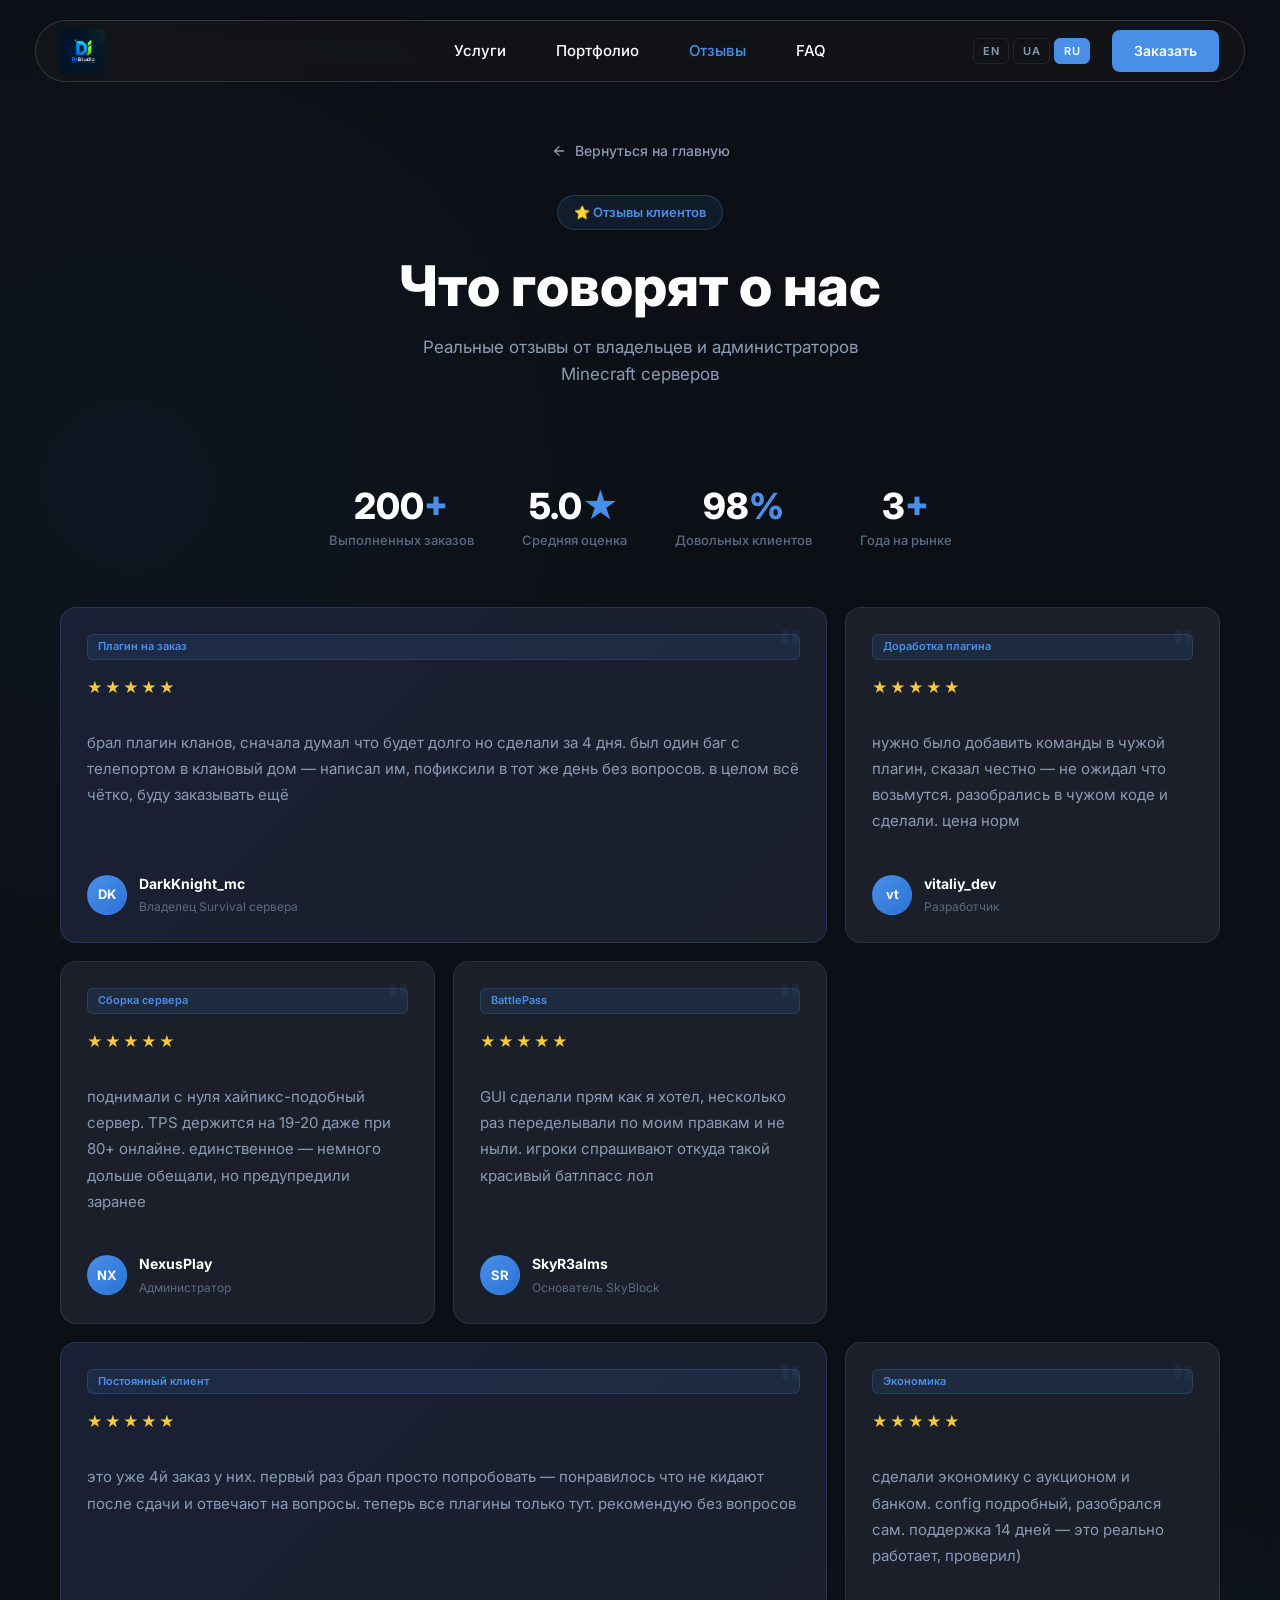
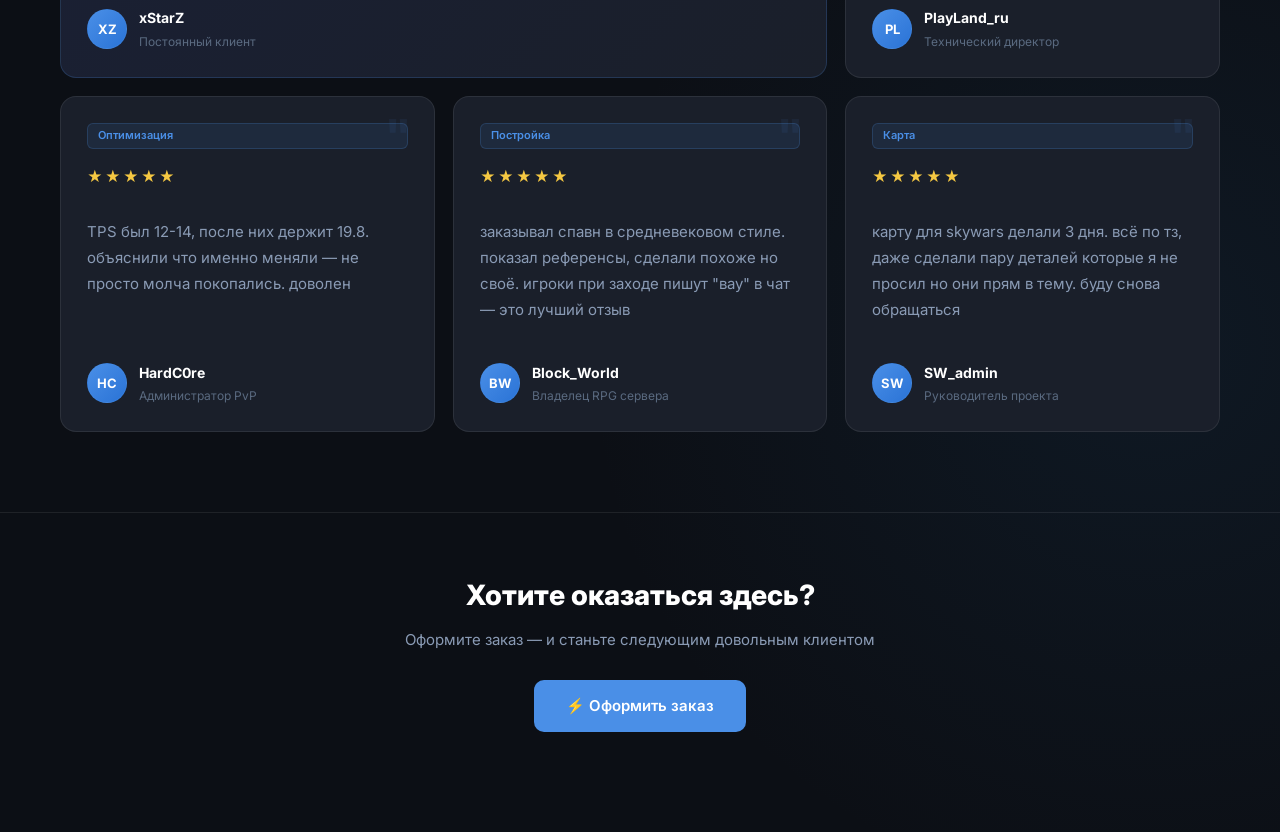
<file: reviews.html>
<!DOCTYPE html>
<html lang="ru">
<head>
    <meta charset="UTF-8">
    <meta name="viewport" content="width=device-width, initial-scale=1.0">
    <title>Отзывы — DIStudio</title>
    <link rel="icon" type="image/jpeg" href="ava.jpg">
    <link rel="preconnect" href="https://fonts.googleapis.com">
    <link rel="preconnect" href="https://fonts.gstatic.com" crossorigin>
    <link href="https://fonts.googleapis.com/css2?family=Inter:wght@400;500;600;700;800&display=swap" rel="stylesheet">
    <link rel="stylesheet" href="style.css">
    <style>
        .reviews-page-hero {
            padding: 140px 0 60px;
            text-align: center;
        }
        .reviews-page-hero .badge {
            display: inline-flex;
            align-items: center;
            gap: 8px;
            background: rgba(74,143,231,0.1);
            border: 1px solid rgba(74,143,231,0.25);
            border-radius: 100px;
            padding: 6px 16px;
            font-size: 13px;
            font-weight: 600;
            color: var(--accent);
            margin-bottom: 24px;
        }
        .reviews-page-hero h1 {
            font-size: clamp(32px, 5vw, 56px);
            font-weight: 800;
            color: var(--text-primary);
            margin-bottom: 16px;
            line-height: 1.15;
        }
        .reviews-page-hero p {
            font-size: 17px;
            color: var(--text-secondary);
            max-width: 480px;
            margin: 0 auto;
        }

        .back-link {
            display: inline-flex;
            align-items: center;
            gap: 8px;
            color: var(--text-secondary);
            font-size: 14px;
            font-weight: 500;
            transition: color 0.2s;
        }
        .back-link:hover { color: var(--accent); }

        .reviews-stats {
            display: flex;
            justify-content: center;
            gap: 48px;
            margin: 40px 0 56px;
            flex-wrap: wrap;
        }
        .rs-item { text-align: center; }
        .rs-num {
            font-size: 36px;
            font-weight: 800;
            color: var(--text-primary);
            line-height: 1;
        }
        .rs-num span { color: var(--accent); }
        .rs-label {
            font-size: 13px;
            color: var(--text-muted);
            margin-top: 6px;
            font-weight: 500;
        }

        .reviews-full-grid {
            display: grid;
            grid-template-columns: repeat(3, 1fr);
            gap: 18px;
            padding-bottom: 80px;
        }
        .review-card {
            background: var(--card-bg);
            border: 1px solid var(--border-color);
            border-radius: 16px;
            padding: 26px;
            display: flex;
            flex-direction: column;
            gap: 14px;
            transition: var(--transition);
        }
        .review-card:hover {
            border-color: rgba(74,143,231,0.3);
            transform: translateY(-3px);
            box-shadow: 0 12px 40px rgba(0,0,0,0.3);
        }
        .review-card.featured {
            grid-column: span 2;
            background: linear-gradient(135deg, #1a2035, #1a1f2a);
            border-color: rgba(74,143,231,0.2);
        }
        .review-stars {
            color: #f5c842;
            font-size: 15px;
            letter-spacing: 2px;
        }
        .review-text {
            font-size: 15px;
            color: var(--text-secondary);
            line-height: 1.75;
            flex: 1;
        }
        .review-author {
            display: flex;
            align-items: center;
            gap: 12px;
            margin-top: 4px;
        }
        .review-avatar {
            width: 40px;
            height: 40px;
            border-radius: 50%;
            background: linear-gradient(135deg, var(--accent), #2a73d6);
            display: flex;
            align-items: center;
            justify-content: center;
            font-weight: 700;
            font-size: 13px;
            color: white;
            flex-shrink: 0;
        }
        .review-name {
            font-size: 14px;
            font-weight: 700;
            color: var(--text-primary);
        }
        .review-role {
            font-size: 12px;
            color: var(--text-muted);
            margin-top: 2px;
        }
        .review-service-tag {
            display: inline-block;
            font-size: 11px;
            font-weight: 600;
            color: var(--accent);
            background: rgba(74,143,231,0.1);
            border: 1px solid rgba(74,143,231,0.2);
            border-radius: 6px;
            padding: 3px 10px;
            margin-bottom: 2px;
        }

        .reviews-cta {
            text-align: center;
            padding: 60px 0 100px;
            border-top: 1px solid var(--border-color);
        }
        .reviews-cta h2 { font-size: 28px; font-weight: 800; color: var(--text-primary); margin-bottom: 10px; }
        .reviews-cta p { font-size: 15px; color: var(--text-secondary); margin-bottom: 28px; }

        @media (max-width: 900px) {
            .reviews-full-grid { grid-template-columns: repeat(2, 1fr); }
            .review-card.featured { grid-column: span 2; }
        }
        @media (max-width: 580px) {
            .reviews-page-hero { padding: 110px 0 40px; }
            .reviews-full-grid { grid-template-columns: 1fr; }
            .review-card.featured { grid-column: span 1; }
            .reviews-stats { gap: 28px; }
            .rs-num { font-size: 28px; }
        }
    </style>
</head>
<body>

<header>
    <div class="nav-container" id="navContainer">
        <div class="nav-top-row">
            <a href="index.html" class="logo">
                <img src="ava.jpg" alt="DIStudio" class="logo-img">
            </a>
            <nav class="nav-menu" id="navMenu">
                <a href="index.html#services" class="nav-link" data-i18n="nav.services">
                    <svg fill="none" xmlns="http://www.w3.org/2000/svg" viewBox="0 0 24 24"><path d="M9 2h6v2H9V2zm6 4V4h2v2h4v16H3V6h4V4h2v2h6zm0 2H9v2H7V8H5v12h14V8h-2v2h-2V8z" fill="currentColor"/></svg>
                    <span>Услуги</span>
                </a>
                <a href="portfolio.html" class="nav-link" data-i18n="nav.portfolio">
                    <svg fill="none" xmlns="http://www.w3.org/2000/svg" viewBox="0 0 24 24"><path d="M8 2h12v20H4V2h4zm4 8h-2v2H8V4H6v16h12V4h-4v8h-2v-2z" fill="currentColor"/></svg>
                    <span>Портфолио</span>
                </a>
                <a href="reviews.html" class="nav-link" style="color:var(--accent)" data-i18n="nav.reviews">
                    <svg fill="none" xmlns="http://www.w3.org/2000/svg" viewBox="0 0 24 24"><path d="M3 1H1v18h18V1H3zm14 2v14H3V3h14zm4 18H5v2h18V5h-2v16zM15 5H5v2h10V5zM5 9h10v2H5V9zm7 4H5v2h7v-2z" fill="currentColor"/></svg>
                    <span>Отзывы</span>
                </a>
                <a href="index.html#faq" class="nav-link" data-i18n="nav.faq">
                    <svg fill="none" xmlns="http://www.w3.org/2000/svg" viewBox="0 0 24 24"><path d="M12 2C6.48 2 2 6.48 2 12s4.48 10 10 10 10-4.48 10-10S17.52 2 12 2zm1 17h-2v-2h2v2zm2.07-7.75l-.9.92C13.45 12.9 13 13.5 13 15h-2v-.5c0-1.1.45-2.1 1.17-2.83l1.24-1.26c.37-.36.59-.86.59-1.41 0-1.1-.9-2-2-2s-2 .9-2 2H8c0-2.21 1.79-4 4-4s4 1.79 4 4c0 .88-.36 1.68-.93 2.25z" fill="currentColor"/></svg>
                    <span>FAQ</span>
                </a>
            </nav>
            <div class="nav-right">
                <div class="lang-switcher">
                    <button class="lang-btn" onclick="setLang('en')">EN</button>
                    <button class="lang-btn" onclick="setLang('ua')">UA</button>
                    <button class="lang-btn active" onclick="setLang('ru')">RU</button>
                </div>
                <a href="index.html#order-form" class="nav-contact-btn" data-i18n="nav.order">
                    <svg fill="currentColor" viewBox="0 0 24 24" width="16" height="16"><path d="M20.317 4.37a19.791 19.791 0 0 0-4.885-1.515.074.074 0 0 0-.079.037c-.21.375-.444.864-.608 1.25a18.27 18.27 0 0 0-5.487 0 12.64 12.64 0 0 0-.617-1.25.077.077 0 0 0-.079-.037A19.736 19.736 0 0 0 3.677 4.37a.07.07 0 0 0-.032.027C.533 9.046-.32 13.58.099 18.057a.082.082 0 0 0 .031.057 19.9 19.9 0 0 0 5.993 3.03.078.078 0 0 0 .084-.028c.462-.63.874-1.295 1.226-1.994a.076.076 0 0 0-.041-.106 13.107 13.107 0 0 1-1.872-.892.077.077 0 0 1-.008-.128 10.2 10.2 0 0 0 .372-.292.074.074 0 0 1 .077-.01c3.928 1.793 8.18 1.793 12.062 0a.074.074 0 0 1 .078.01c.12.098.246.198.373.292a.077.077 0 0 1-.006.127 12.299 12.299 0 0 1-1.873.892.077.077 0 0 0-.041.107c.36.698.772 1.362 1.225 1.993a.076.076 0 0 0 .084.028 19.839 19.839 0 0 0 6.002-3.03.077.077 0 0 0 .032-.054c.5-5.177-.838-9.674-3.549-13.66a.061.061 0 0 0-.031-.03z"/></svg>
                    Заказать
                </a>
                <div class="menu-toggle" id="menu-toggle">
                    <span></span><span></span><span></span>
                </div>
            </div>
        </div>
    </div>
</header>

<div class="reviews-page-hero">
    <div class="container">
        <a href="index.html" class="back-link">
            <svg width="16" height="16" fill="none" viewBox="0 0 24 24"><path d="M19 11H7.83l4.88-4.88c.39-.39.39-1.03 0-1.42-.39-.39-1.02-.39-1.41 0l-6.59 6.59c-.39.39-.39 1.02 0 1.41l6.59 6.59c.39.39 1.02.39 1.41 0 .39-.39.39-1.02 0-1.41L7.83 13H19c.55 0 1-.45 1-1s-.45-1-1-1z" fill="currentColor"/></svg>
            <span data-i18n="back.home">Вернуться на главную</span>
        </a>
        <div style="margin-top: 28px;">
            <div class="badge" data-i18n="reviews.page.badge">⭐ Отзывы клиентов</div>
        </div>
        <h1><span data-i18n="reviews.page.h1.pre">Что говорят о </span><span class="brand-highlight" data-i18n="reviews.page.h1.us">нас</span></h1>
        <p data-i18n="reviews.page.sub">Реальные отзывы от владельцев и администраторов Minecraft серверов</p>
    </div>
</div>

<div class="container">
    <div class="reviews-stats">
        <div class="rs-item">
            <div class="rs-num">200<span>+</span></div>
            <div class="rs-label" data-i18n="rstat.orders">Выполненных заказов</div>
        </div>
        <div class="rs-item">
            <div class="rs-num">5.0<span>★</span></div>
            <div class="rs-label" data-i18n="rstat.rating">Средняя оценка</div>
        </div>
        <div class="rs-item">
            <div class="rs-num">98<span>%</span></div>
            <div class="rs-label" data-i18n="rstat.clients">Довольных клиентов</div>
        </div>
        <div class="rs-item">
            <div class="rs-num">3<span>+</span></div>
            <div class="rs-label" data-i18n="rstat.years">Года на рынке</div>
        </div>
    </div>

    <div class="reviews-full-grid">

        <div class="review-card featured reveal">
            <div class="review-service-tag" data-i18n="rsvc.plugin">Плагин на заказ</div>
            <div class="review-stars">★★★★★</div>
            <p class="review-text">брал плагин кланов, сначала думал что будет долго но сделали за 4 дня. был один баг с телепортом в клановый дом — написал им, пофиксили в тот же день без вопросов. в целом всё чётко, буду заказывать ещё</p>
            <div class="review-author">
                <div class="review-avatar">DK</div>
                <div>
                    <div class="review-name">DarkKnight_mc</div>
                    <div class="review-role" data-i18n="role.survival_owner">Владелец Survival сервера</div>
                </div>
            </div>
        </div>

        <div class="review-card reveal">
            <div class="review-service-tag" data-i18n="rsvc.mod">Доработка плагина</div>
            <div class="review-stars">★★★★★</div>
            <p class="review-text">нужно было добавить команды в чужой плагин, сказал честно — не ожидал что возьмутся. разобрались в чужом коде и сделали. цена норм</p>
            <div class="review-author">
                <div class="review-avatar">vt</div>
                <div>
                    <div class="review-name">vitaliy_dev</div>
                    <div class="review-role" data-i18n="role.dev">Разработчик</div>
                </div>
            </div>
        </div>

        <div class="review-card reveal">
            <div class="review-service-tag" data-i18n="rsvc.server">Сборка сервера</div>
            <div class="review-stars">★★★★★</div>
            <p class="review-text">поднимали с нуля хайпикс-подобный сервер. TPS держится на 19-20 даже при 80+ онлайне. единственное — немного дольше обещали, но предупредили заранее</p>
            <div class="review-author">
                <div class="review-avatar">NX</div>
                <div>
                    <div class="review-name">NexusPlay</div>
                    <div class="review-role" data-i18n="role.admin">Администратор</div>
                </div>
            </div>
        </div>

        <div class="review-card reveal">
            <div class="review-service-tag">BattlePass</div>
            <div class="review-stars">★★★★★</div>
            <p class="review-text">GUI сделали прям как я хотел, несколько раз переделывали по моим правкам и не ныли. игроки спрашивают откуда такой красивый батлпасс лол</p>
            <div class="review-author">
                <div class="review-avatar">SR</div>
                <div>
                    <div class="review-name">SkyR3alms</div>
                    <div class="review-role" data-i18n="role.skyblock_founder">Основатель SkyBlock</div>
                </div>
            </div>
        </div>

        <div class="review-card featured reveal">
            <div class="review-service-tag" data-i18n="rsvc.regular">Постоянный клиент</div>
            <div class="review-stars">★★★★★</div>
            <p class="review-text">это уже 4й заказ у них. первый раз брал просто попробовать — понравилось что не кидают после сдачи и отвечают на вопросы. теперь все плагины только тут. рекомендую без вопросов</p>
            <div class="review-author">
                <div class="review-avatar">XZ</div>
                <div>
                    <div class="review-name">xStarZ</div>
                    <div class="review-role" data-i18n="role.regular">Постоянный клиент</div>
                </div>
            </div>
        </div>

        <div class="review-card reveal">
            <div class="review-service-tag" data-i18n="rsvc.economy">Экономика</div>
            <div class="review-stars">★★★★★</div>
            <p class="review-text">сделали экономику с аукционом и банком. config подробный, разобрался сам. поддержка 14 дней — это реально работает, проверил)</p>
            <div class="review-author">
                <div class="review-avatar">PL</div>
                <div>
                    <div class="review-name">PlayLand_ru</div>
                    <div class="review-role" data-i18n="role.tech_dir">Технический директор</div>
                </div>
            </div>
        </div>

        <div class="review-card reveal">
            <div class="review-service-tag" data-i18n="rsvc.optimize">Оптимизация</div>
            <div class="review-stars">★★★★★</div>
            <p class="review-text">TPS был 12-14, после них держит 19.8. объяснили что именно меняли — не просто молча покопались. доволен</p>
            <div class="review-author">
                <div class="review-avatar">HC</div>
                <div>
                    <div class="review-name">HardC0re</div>
                    <div class="review-role" data-i18n="role.pvp_admin">Администратор PvP</div>
                </div>
            </div>
        </div>

        <div class="review-card reveal">
            <div class="review-service-tag" data-i18n="rsvc.building">Постройка</div>
            <div class="review-stars">★★★★★</div>
            <p class="review-text">заказывал спавн в средневековом стиле. показал референсы, сделали похоже но своё. игроки при заходе пишут "вау" в чат — это лучший отзыв</p>
            <div class="review-author">
                <div class="review-avatar">BW</div>
                <div>
                    <div class="review-name">Block_World</div>
                    <div class="review-role" data-i18n="role.rpg_owner">Владелец RPG сервера</div>
                </div>
            </div>
        </div>

        <div class="review-card reveal">
            <div class="review-service-tag" data-i18n="rsvc.map">Карта</div>
            <div class="review-stars">★★★★★</div>
            <p class="review-text">карту для skywars делали 3 дня. всё по тз, даже сделали пару деталей которые я не просил но они прям в тему. буду снова обращаться</p>
            <div class="review-author">
                <div class="review-avatar">SW</div>
                <div>
                    <div class="review-name">SW_admin</div>
                    <div class="review-role" data-i18n="role.project_lead">Руководитель проекта</div>
                </div>
            </div>
        </div>

    </div>
</div>

<div class="reviews-cta">
    <div class="container">
        <h2 data-i18n="reviews.cta.h2">Хотите оказаться здесь?</h2>
        <p data-i18n="reviews.cta.p">Оформите заказ — и станьте следующим довольным клиентом</p>
        <a href="index.html#order-form" class="cta-button" data-i18n="reviews.cta.btn">⚡ Оформить заказ</a>
    </div>
</div>

<script>
    const toggle = document.getElementById('menu-toggle');
    const nav = document.getElementById('navContainer');
    toggle.addEventListener('click', () => {
        toggle.classList.toggle('active');
        nav.classList.toggle('menu-open');
    });
    document.querySelectorAll('.nav-link').forEach(l => l.addEventListener('click', () => {
        toggle.classList.remove('active');
        nav.classList.remove('menu-open');
    }));

    const observer = new IntersectionObserver((entries) => {
        entries.forEach(e => {
            if (e.isIntersecting) { e.target.classList.add('visible'); observer.unobserve(e.target); }
        });
    }, { threshold: 0.1 });
    document.querySelectorAll('.reveal').forEach(el => observer.observe(el));

    let currentLang = localStorage.getItem('distudio-lang') || 'ru';

    const i18n = {
        ru: {
            'nav.services': 'Услуги', 'nav.portfolio': 'Портфолио', 'nav.reviews': 'Отзывы', 'nav.faq': 'FAQ', 'nav.order': 'Заказать',
            'back.home': 'Вернуться на главную',
            'reviews.page.badge': '⭐ Отзывы клиентов',
            'reviews.page.h1.pre': 'Что говорят о ', 'reviews.page.h1.us': 'нас',
            'reviews.page.sub': 'Реальные отзывы от владельцев и администраторов Minecraft серверов',
            'rstat.orders': 'Выполненных заказов', 'rstat.rating': 'Средняя оценка',
            'rstat.clients': 'Довольных клиентов', 'rstat.years': 'Года на рынке',
            'rsvc.plugin': 'Плагин на заказ', 'rsvc.mod': 'Доработка плагина', 'rsvc.server': 'Сборка сервера',
            'rsvc.regular': 'Постоянный клиент', 'rsvc.economy': 'Экономика',
            'rsvc.optimize': 'Оптимизация', 'rsvc.building': 'Постройка', 'rsvc.map': 'Карта',
            'role.survival_owner': 'Владелец Survival сервера', 'role.dev': 'Разработчик',
            'role.admin': 'Администратор', 'role.skyblock_founder': 'Основатель SkyBlock',
            'role.regular': 'Постоянный клиент', 'role.tech_dir': 'Технический директор',
            'role.pvp_admin': 'Администратор PvP', 'role.rpg_owner': 'Владелец RPG сервера',
            'role.project_lead': 'Руководитель проекта',
            'reviews.cta.h2': 'Хотите оказаться здесь?',
            'reviews.cta.p': 'Оформите заказ — и станьте следующим довольным клиентом',
            'reviews.cta.btn': '⚡ Оформить заказ'
        },
        ua: {
            'nav.services': 'Послуги', 'nav.portfolio': 'Портфоліо', 'nav.reviews': 'Відгуки', 'nav.faq': 'FAQ', 'nav.order': 'Замовити',
            'back.home': 'Повернутися на головну',
            'reviews.page.badge': '⭐ Відгуки клієнтів',
            'reviews.page.h1.pre': 'Що говорять про ', 'reviews.page.h1.us': 'нас',
            'reviews.page.sub': 'Реальні відгуки від власників та адміністраторів Minecraft серверів',
            'rstat.orders': 'Виконаних замовлень', 'rstat.rating': 'Середня оцінка',
            'rstat.clients': 'Задоволених клієнтів', 'rstat.years': 'Роки на ринку',
            'rsvc.plugin': 'Плагін на замовлення', 'rsvc.mod': 'Доопрацювання плагіна', 'rsvc.server': 'Збірка сервера',
            'rsvc.regular': 'Постійний клієнт', 'rsvc.economy': 'Економіка',
            'rsvc.optimize': 'Оптимізація', 'rsvc.building': 'Побудова', 'rsvc.map': 'Карта',
            'role.survival_owner': 'Власник Survival сервера', 'role.dev': 'Розробник',
            'role.admin': 'Адміністратор', 'role.skyblock_founder': 'Засновник SkyBlock',
            'role.regular': 'Постійний клієнт', 'role.tech_dir': 'Технічний директор',
            'role.pvp_admin': 'Адміністратор PvP', 'role.rpg_owner': 'Власник RPG сервера',
            'role.project_lead': 'Керівник проекту',
            'reviews.cta.h2': 'Хочете опинитися тут?',
            'reviews.cta.p': 'Оформте замовлення — і станьте наступним задоволеним клієнтом',
            'reviews.cta.btn': '⚡ Оформити замовлення'
        },
        en: {
            'nav.services': 'Services', 'nav.portfolio': 'Portfolio', 'nav.reviews': 'Reviews', 'nav.faq': 'FAQ', 'nav.order': 'Order',
            'back.home': 'Back to Home',
            'reviews.page.badge': '⭐ Client Reviews',
            'reviews.page.h1.pre': 'What they say about ', 'reviews.page.h1.us': 'us',
            'reviews.page.sub': 'Real reviews from Minecraft server owners and administrators',
            'rstat.orders': 'Completed orders', 'rstat.rating': 'Average rating',
            'rstat.clients': 'Happy clients', 'rstat.years': 'Years in market',
            'rsvc.plugin': 'Custom Plugin', 'rsvc.mod': 'Plugin Modification', 'rsvc.server': 'Server Build',
            'rsvc.regular': 'Regular Client', 'rsvc.economy': 'Economy',
            'rsvc.optimize': 'Optimization', 'rsvc.building': 'Build', 'rsvc.map': 'Map',
            'role.survival_owner': 'Survival Server Owner', 'role.dev': 'Developer',
            'role.admin': 'Administrator', 'role.skyblock_founder': 'SkyBlock Founder',
            'role.regular': 'Regular Client', 'role.tech_dir': 'Technical Director',
            'role.pvp_admin': 'PvP Administrator', 'role.rpg_owner': 'RPG Server Owner',
            'role.project_lead': 'Project Lead',
            'reviews.cta.h2': 'Want to be featured here?',
            'reviews.cta.p': 'Place an order — and become our next happy client',
            'reviews.cta.btn': '⚡ Place an Order'
        }
    };

    function setLang(lang) {
        currentLang = lang;
        localStorage.setItem('distudio-lang', lang);
        document.querySelectorAll('.lang-btn').forEach(btn => {
            btn.classList.toggle('active', btn.textContent.trim().toLowerCase() === lang);
        });
        document.querySelectorAll('[data-i18n]').forEach(el => {
            const key = el.getAttribute('data-i18n');
            if (i18n[lang] && i18n[lang][key]) el.textContent = i18n[lang][key];
        });
    }

    (function() {
        const saved = localStorage.getItem('distudio-lang') || 'ru';
        setLang(saved);
    })();
</script>
</body>
</html>
</file>
<file: style.css>
:root {
    --dark-bg: #0C0F15;
    --darker-bg: #10131A;
    --card-bg: #1a1f2a;
    --card-bg-hover: #222a38;
    --accent: #4a8fe7;
    --accent-hover: #6ba7ff;
    --accent-glow: rgba(74, 143, 231, 0.25);
    --text-primary: #ffffff;
    --text-secondary: #8a9bb5;
    --text-muted: #5a6a80;
    --border-color: rgba(255, 255, 255, 0.08);
    --border-light: rgba(255, 255, 255, 0.15);
    --border-radius: 12px;
    --transition: all 0.3s ease;
    --brand-blue: #a8d0ff;
    --scrollbar-width: 10px;
    --navbar-height: 60px;
}

::-webkit-scrollbar {
    width: var(--scrollbar-width);
}
::-webkit-scrollbar-track {
    background: var(--darker-bg);
}
::-webkit-scrollbar-thumb {
    background: linear-gradient(to bottom, var(--accent), #2a73d6);
    border-radius: 10px;
    border: 2px solid var(--darker-bg);
}
::-webkit-scrollbar-thumb:hover {
    background: linear-gradient(to bottom, var(--accent-hover), #3a83e6);
}
html {
    scrollbar-width: thin;
    scrollbar-color: var(--accent) var(--darker-bg);
}

*, *::before, *::after {
    margin: 0;
    padding: 0;
    box-sizing: border-box;
}
html {
    scroll-behavior: smooth;
}
body {
    background-color: var(--dark-bg);
    color: var(--text-primary);
    font-family: 'Inter', -apple-system, BlinkMacSystemFont, 'Segoe UI', sans-serif;
    line-height: 1.6;
    overflow-x: hidden;
    background-image:
        radial-gradient(circle at 10% 20%, rgba(30, 60, 100, 0.15) 0%, transparent 25%),
        radial-gradient(circle at 90% 80%, rgba(30, 80, 120, 0.15) 0%, transparent 25%);
}
a {
    color: inherit;
    text-decoration: none;
}
ul, ol {
    list-style: none;
}
img {
    max-width: 100%;
    height: auto;
    display: block;
}

.container {
    width: 100%;
    max-width: 1200px;
    margin: 0 auto;
    padding: 0 20px;
}

header {
    position: fixed;
    top: 20px;
    width: 100%;
    z-index: 1000;
    display: flex;
    justify-content: center;
    padding: 0 20px;
    transition: top 0.3s ease;
}

.nav-container {
    display: flex;
    flex-direction: column;
    width: calc(100% - 30px);
    max-width: 1250px;
    min-height: var(--navbar-height);
    padding: 0 25px;
    border-radius: 100px;
    border: 1px solid var(--border-light);
    background: rgba(31, 31, 31, 0.3);
    backdrop-filter: blur(12px);
    -webkit-backdrop-filter: blur(12px);
    position: relative;
    z-index: 1000;
    margin: 0 auto;
    overflow: hidden;
    transition: border-radius 0.3s ease, max-height 0.4s ease;
}

.nav-top-row {
    display: flex;
    justify-content: space-between;
    align-items: center;
    width: 100%;
    min-height: var(--navbar-height);
}

.logo {
    display: flex;
    align-items: center;
    gap: 12px;
    text-decoration: none;
    position: relative;
    z-index: 10;
    transition: opacity 0.3s;
}
.logo:hover {
    opacity: 0.8;
}
.logo-img {
    height: 44px;
    width: auto;
}
.logo-text {
    font-size: 18px;
    font-weight: 700;
    color: var(--text-primary);
    letter-spacing: 1px;
}
.logo-text .brand-highlight {
    color: var(--brand-blue);
}

.nav-menu {
    display: flex;
    gap: 50px;
    justify-content: center;
    flex: 1;
    position: absolute;
    left: 50%;
    transform: translateX(-50%);
}
.nav-link {
    color: var(--text-primary);
    text-decoration: none;
    font-weight: 500;
    font-size: 15px;
    transition: var(--transition);
    position: relative;
    padding: 8px 0;
    white-space: nowrap;
    display: flex;
    align-items: center;
    gap: 8px;
}
.nav-link:hover {
    color: var(--accent);
}
.nav-link::after {
    content: '';
    position: absolute;
    bottom: 0;
    left: 0;
    width: 0;
    height: 2px;
    background: var(--accent);
    transition: var(--transition);
}
.nav-link:hover::after {
    width: 100%;
}
.nav-link svg {
    width: 18px;
    height: 18px;
    flex-shrink: 0;
}

.nav-right {
    display: flex;
    align-items: center;
    gap: 12px;
    z-index: 10;
}
.nav-contact-btn {
    display: inline-flex;
    align-items: center;
    gap: 8px;
    background: var(--accent);
    color: white;
    border: none;
    padding: 10px 22px;
    border-radius: 8px;
    font-weight: 600;
    font-size: 14px;
    cursor: pointer;
    transition: var(--transition);
    text-decoration: none;
    white-space: nowrap;
}
.nav-contact-btn:hover {
    background: var(--accent-hover);
    box-shadow: 0 4px 20px var(--accent-glow);
}

.menu-toggle {
    display: none;
    flex-direction: column;
    justify-content: center;
    gap: 5px;
    cursor: pointer;
    padding: 8px;
    z-index: 10;
    width: 38px;
    height: 38px;
    border-radius: 8px;
    transition: background 0.2s ease;
}
.menu-toggle:hover { background: rgba(74,143,231,0.1); }
.menu-toggle span {
    display: block;
    width: 22px;
    height: 2px;
    background: var(--text-primary);
    border-radius: 2px;
    transition: transform 0.35s cubic-bezier(0.23, 1, 0.32, 1),
                opacity 0.2s ease,
                width 0.3s ease;
    transform-origin: center;
}
.menu-toggle.active span:nth-child(1) {
    transform: translateY(7px) rotate(45deg);
}
.menu-toggle.active span:nth-child(2) {
    opacity: 0;
    width: 0;
}
.menu-toggle.active span:nth-child(3) {
    transform: translateY(-7px) rotate(-45deg);
}

.hero {
    min-height: 100vh;
    display: flex;
    align-items: center;
    padding: 140px 0 120px;
    position: relative;
    overflow: hidden;
}
.hero::before {
    content: '';
    position: absolute;
    top: 0;
    left: 0;
    right: 0;
    bottom: 0;
    background: 
        radial-gradient(ellipse at 70% 30%, rgba(74, 143, 231, 0.08) 0%, transparent 50%),
        radial-gradient(ellipse at 20% 80%, rgba(74, 143, 231, 0.05) 0%, transparent 50%);
    pointer-events: none;
}
.hero-content {
    position: relative;
    z-index: 2;
    max-width: 700px;
}
.hero-subtitle {
    display: inline-flex;
    align-items: center;
    gap: 8px;
    font-size: 13px;
    font-weight: 600;
    color: var(--accent);
    text-transform: uppercase;
    letter-spacing: 2px;
    margin-bottom: 24px;
    padding: 6px 16px;
    background: rgba(74, 143, 231, 0.1);
    border: 1px solid rgba(74, 143, 231, 0.2);
    border-radius: 20px;
    animation: fadeInUp 0.6s ease both;
}
.hero-subtitle-dot {
    width: 6px;
    height: 6px;
    background: var(--accent);
    border-radius: 50%;
    animation: pulse 2s infinite;
}
.hero-title {
    font-size: clamp(28px, 4vw, 48px);
    font-weight: 800;
    line-height: 1.3;
    color: var(--text-primary);
    margin-bottom: 24px;
    text-shadow: 4px 4px 0 rgba(74, 143, 231, 0.1);
    animation: fadeInUp 0.6s 0.1s ease both;
}
.hero-title .brand-highlight {
    color: var(--brand-blue);
}
.hero-description {
    font-size: 17px;
    color: var(--text-secondary);
    line-height: 1.8;
    margin-bottom: 40px;
    max-width: 560px;
    animation: fadeInUp 0.6s 0.2s ease both;
}
.hero-buttons {
    display: flex;
    gap: 16px;
    flex-wrap: wrap;
    animation: fadeInUp 0.6s 0.3s ease both;
}

.cta-button {
    display: inline-flex;
    align-items: center;
    gap: 8px;
    background: var(--accent);
    color: white;
    border: none;
    padding: 14px 32px;
    border-radius: 10px;
    font-weight: 600;
    font-size: 15px;
    cursor: pointer;
    transition: var(--transition);
    text-decoration: none;
}
.cta-button:hover {
    background: var(--accent-hover);
    box-shadow: 0 8px 30px var(--accent-glow);
    transform: translateY(-2px);
}
.btn-secondary {
    display: inline-flex;
    align-items: center;
    gap: 8px;
    background: transparent;
    color: var(--text-primary);
    border: 1px solid var(--border-light);
    padding: 14px 32px;
    border-radius: 10px;
    font-weight: 600;
    font-size: 15px;
    cursor: pointer;
    transition: var(--transition);
    text-decoration: none;
}
.btn-secondary:hover {
    border-color: var(--accent);
    color: var(--accent);
    background: rgba(74, 143, 231, 0.05);
}

.stats-panel {
    position: relative;
    z-index: 2;
    max-width: 1200px;
    margin: -40px auto 0;
    padding: 0 20px;
}
.stats-panel-inner {
    display: flex;
    background: var(--card-bg);
    border: 1px solid var(--border-color);
    border-radius: var(--border-radius);
    overflow: hidden;
}
.stats-panel-item {
    flex: 1;
    display: flex;
    align-items: center;
    gap: 16px;
    padding: 28px 32px;
    border-right: 1px solid var(--border-color);
    transition: background 0.3s;
}
.stats-panel-item:last-child {
    border-right: none;
}
.stats-panel-item:hover {
    background: rgba(74, 143, 231, 0.04);
}
.stats-panel-icon {
    width: 48px;
    height: 48px;
    background: rgba(74, 143, 231, 0.1);
    border: 1px solid rgba(74, 143, 231, 0.2);
    border-radius: 10px;
    display: flex;
    align-items: center;
    justify-content: center;
    flex-shrink: 0;
}
.stats-panel-icon svg {
    width: 22px;
    height: 22px;
    color: var(--accent);
}
.stats-panel-content {
    display: flex;
    flex-direction: column;
}
.stats-panel-number {
    font-size: 26px;
    font-weight: 800;
    color: var(--text-primary);
    line-height: 1.2;
}
.stats-panel-label {
    font-size: 13px;
    color: var(--text-secondary);
    font-weight: 500;
    margin-top: 2px;
}

.stats-panel-indicators {
    display: none;
    gap: 8px;
    justify-content: center;
    margin-bottom: 16px;
}
.indicator {
    width: 8px;
    height: 8px;
    border-radius: 50%;
    background: rgba(255, 255, 255, 0.2);
    cursor: pointer;
    transition: var(--transition);
}
.indicator.active {
    background: var(--accent);
    width: 24px;
    border-radius: 4px;
}

.section {
    padding: 100px 0;
    position: relative;
}
.section-title {
    font-size: clamp(22px, 3vw, 32px);
    font-weight: 800;
    color: var(--text-primary);
    text-align: center;
    margin-bottom: 12px;
}
.section-subtitle {
    font-size: 16px;
    color: var(--text-secondary);
    text-align: center;
    max-width: 560px;
    margin: 0 auto 60px;
    line-height: 1.7;
}

.highlights-grid {
    display: grid;
    grid-template-columns: repeat(3, 1fr);
    gap: 20px;
}
.highlight-card {
    background: var(--card-bg);
    border: 1px solid var(--border-color);
    border-radius: var(--border-radius);
    overflow: hidden;
    transition: var(--transition);
    display: flex;
    flex-direction: column;
}
.highlight-card:hover {
    border-color: rgba(74, 143, 231, 0.3);
    transform: translateY(-4px);
    box-shadow: 0 12px 40px rgba(0, 0, 0, 0.3);
}
.highlight-media {
    width: 100%;
    aspect-ratio: 16 / 10;
    background: linear-gradient(135deg, #141a24 0%, #1a2235 100%);
    display: flex;
    align-items: center;
    justify-content: center;
    overflow: hidden;
    position: relative;
}
.highlight-media .service-emoji {
    font-size: 52px;
    filter: drop-shadow(0 4px 12px rgba(0,0,0,0.3));
}
.highlight-media .svc-img {
    width: 100%;
    height: 100%;
    object-fit: contain;
    padding: 12px;
    transition: transform 0.35s ease;
}
.highlight-card:hover .svc-img {
    transform: scale(1.06);
}
.highlight-content {
    padding: 24px;
    flex: 1;
    display: flex;
    flex-direction: column;
}
.highlight-kicker {
    font-size: 11px;
    font-weight: 700;
    color: var(--accent);
    text-transform: uppercase;
    letter-spacing: 2px;
    margin-bottom: 8px;
}
.highlight-title {
    font-size: 17px;
    font-weight: 700;
    color: var(--text-primary);
    margin-bottom: 8px;
    line-height: 1.4;
}
.highlight-description {
    font-size: 14px;
    color: var(--text-secondary);
    line-height: 1.7;
    flex: 1;
}
.highlight-price {
    margin-top: 16px;
    font-size: 14px;
    font-weight: 700;
    color: var(--accent);
    display: inline-flex;
    align-items: center;
    gap: 6px;
    padding: 6px 14px;
    background: rgba(74, 143, 231, 0.1);
    border: 1px solid rgba(74, 143, 231, 0.2);
    border-radius: 6px;
    align-self: flex-start;
}

.portfolio-preview-block {
    display: grid;
    grid-template-columns: 1fr 1fr;
    gap: 48px;
    align-items: center;
    background: var(--card-bg);
    border: 1px solid var(--border-color);
    border-radius: 20px;
    padding: 48px;
    margin-top: 16px;
}
.portfolio-preview-items {
    display: grid;
    grid-template-columns: 1fr 1fr;
    grid-template-rows: 1fr 1fr 1fr;
    gap: 12px;
    height: 320px;
}
.ppi {
    background: linear-gradient(135deg, #141a24, #1a2235);
    border: 1px solid var(--border-color);
    border-radius: 14px;
    display: flex;
    align-items: center;
    justify-content: center;
    font-size: 36px;
    transition: var(--transition);
}
.ppi:hover { border-color: rgba(74,143,231,0.35); transform: scale(1.04); }
.ppi-1 { grid-column: span 2; font-size: 44px; }
.ppi-4 { background: linear-gradient(135deg, #141a14, #0e1410); }
.ppi-5 { background: linear-gradient(135deg, #0a0f1a, #060a14); }

.portfolio-preview-badge {
    display: inline-block;
    background: rgba(74,143,231,0.1);
    border: 1px solid rgba(74,143,231,0.25);
    border-radius: 100px;
    padding: 5px 14px;
    font-size: 12px;
    font-weight: 700;
    color: var(--accent);
    letter-spacing: 1px;
    text-transform: uppercase;
    margin-bottom: 20px;
}
.portfolio-preview-title {
    font-size: 28px;
    font-weight: 800;
    color: var(--text-primary);
    line-height: 1.3;
    margin-bottom: 14px;
}
.portfolio-preview-desc {
    font-size: 15px;
    color: var(--text-secondary);
    line-height: 1.7;
    margin-bottom: 28px;
}
.portfolio-preview-stats {
    display: flex;
    align-items: center;
    gap: 24px;
    margin-bottom: 32px;
}
.pps-item { display: flex; flex-direction: column; gap: 4px; }
.pps-num { font-size: 22px; font-weight: 800; color: var(--text-primary); }
.pps-label { font-size: 12px; color: var(--text-muted); font-weight: 500; }
.pps-divider { width: 1px; height: 36px; background: var(--border-color); }

@media (max-width: 800px) {
    .portfolio-preview-block { grid-template-columns: 1fr; padding: 28px; gap: 28px; }
    .portfolio-preview-items { height: 200px; }
}

.portfolio-grid {
    display: grid;
    grid-template-columns: repeat(3, 1fr);
    gap: 20px;
}
.portfolio-card {
    background: var(--card-bg);
    border: 1px solid var(--border-color);
    border-radius: var(--border-radius);
    overflow: hidden;
    transition: var(--transition);
}
.portfolio-card:hover {
    border-color: rgba(74, 143, 231, 0.3);
    transform: translateY(-4px);
    box-shadow: 0 12px 40px rgba(0, 0, 0, 0.3);
}
.portfolio-card.featured {
    grid-column: span 2;
}
.portfolio-img {
    width: 100%;
    aspect-ratio: 16 / 9;
    background: linear-gradient(135deg, #141a24 0%, #1a2235 100%);
    display: flex;
    align-items: center;
    justify-content: center;
    font-size: 40px;
    overflow: hidden;
}
.portfolio-img img {
    width: 100%;
    height: 100%;
    object-fit: cover;
}
.portfolio-info {
    padding: 20px 24px;
}
.portfolio-tag {
    font-size: 11px;
    font-weight: 700;
    color: var(--accent);
    text-transform: uppercase;
    letter-spacing: 2px;
    margin-bottom: 8px;
}
.portfolio-name {
    font-size: 16px;
    font-weight: 700;
    color: var(--text-primary);
    margin-bottom: 8px;
}
.portfolio-desc {
    font-size: 14px;
    color: var(--text-secondary);
    line-height: 1.6;
}

.process-grid {
    display: grid;
    grid-template-columns: repeat(4, 1fr);
    gap: 20px;
    position: relative;
}
.process-grid::before {
    content: '';
    position: absolute;
    top: 50px;
    left: 60px;
    right: 60px;
    height: 2px;
    background: linear-gradient(90deg, var(--accent) 0%, rgba(74, 143, 231, 0.2) 50%, var(--accent) 100%);
    opacity: 0.3;
}
.process-step {
    text-align: center;
    position: relative;
}
.step-number {
    width: 72px;
    height: 72px;
    background: var(--card-bg);
    border: 2px solid var(--border-color);
    border-radius: 16px;
    display: flex;
    align-items: center;
    justify-content: center;
    font-size: 24px;
    font-weight: 800;
    color: var(--accent);
    margin: 0 auto 20px;
    position: relative;
    z-index: 1;
    transition: var(--transition);
}
.process-step:hover .step-number {
    background: rgba(74, 143, 231, 0.1);
    border-color: var(--accent);
    box-shadow: 0 0 30px var(--accent-glow);
}
.step-title {
    font-size: 15px;
    font-weight: 700;
    color: var(--text-primary);
    margin-bottom: 8px;
}
.step-desc {
    font-size: 14px;
    color: var(--text-secondary);
    line-height: 1.6;
}

.reviews-grid {
    display: grid;
    grid-template-columns: repeat(3, 1fr);
    gap: 20px;
}
.review-card {
    background: var(--card-bg);
    border: 1px solid var(--border-color);
    border-radius: var(--border-radius);
    padding: 28px;
    transition: var(--transition);
    position: relative;
}
.review-card::before {
    content: '"';
    position: absolute;
    top: 16px;
    right: 24px;
    font-size: 48px;
    font-weight: 800;
    color: rgba(74, 143, 231, 0.08);
    line-height: 1;
}
.review-card:hover {
    border-color: rgba(74, 143, 231, 0.3);
}
.review-stars {
    color: #f5a623;
    font-size: 14px;
    margin-bottom: 16px;
    letter-spacing: 2px;
}
.review-text {
    font-size: 15px;
    color: var(--text-secondary);
    line-height: 1.7;
    margin-bottom: 20px;
}
.review-author {
    display: flex;
    align-items: center;
    gap: 12px;
}
.review-avatar {
    width: 42px;
    height: 42px;
    background: rgba(74, 143, 231, 0.1);
    border: 1px solid rgba(74, 143, 231, 0.2);
    border-radius: 10px;
    display: flex;
    align-items: center;
    justify-content: center;
    font-size: 16px;
    font-weight: 700;
    color: var(--accent);
}
.review-name {
    font-weight: 700;
    font-size: 15px;
    color: var(--text-primary);
}
.review-role {
    font-size: 13px;
    color: var(--text-muted);
}

.faq-section {
    background: linear-gradient(180deg, transparent 0%, rgba(26, 31, 42, 0.3) 50%, transparent 100%);
}
.faq-container {
    max-width: 800px;
    margin: 0 auto;
    display: flex;
    flex-direction: column;
    gap: 12px;
}
.faq-item {
    background: var(--card-bg);
    border: 1px solid var(--border-color);
    border-radius: var(--border-radius);
    overflow: hidden;
    transition: var(--transition);
}
.faq-item:hover {
    border-color: rgba(74, 143, 231, 0.2);
}
.faq-item.active {
    border-color: rgba(74, 143, 231, 0.3);
}
.faq-question {
    display: flex;
    justify-content: space-between;
    align-items: center;
    padding: 20px 24px;
    cursor: pointer;
    font-weight: 600;
    font-size: 15px;
    color: var(--text-primary);
    transition: var(--transition);
    user-select: none;
}
.faq-question:hover {
    color: var(--accent);
}
.faq-icon {
    display: flex;
    align-items: center;
    justify-content: center;
    width: 28px;
    height: 28px;
    flex-shrink: 0;
    transition: transform 0.3s ease;
    color: var(--text-muted);
}
.faq-icon svg {
    width: 16px;
    height: 16px;
}
.faq-item.active .faq-icon {
    transform: rotate(180deg);
    color: var(--accent);
}
.faq-answer {
    max-height: 0;
    overflow: hidden;
    transition: max-height 0.4s ease, padding 0.3s ease;
    padding: 0 24px;
    font-size: 15px;
    color: var(--text-secondary);
    line-height: 1.7;
}
.faq-item.active .faq-answer {
    max-height: 300px;
    padding: 0 24px 20px;
}
.faq-answer a {
    color: var(--accent);
    text-decoration: underline;
    text-underline-offset: 3px;
}
.faq-answer a:hover {
    color: var(--accent-hover);
}

.cta-section {
    padding: 100px 0;
    text-align: center;
    position: relative;
    overflow: hidden;
}
.cta-section::before {
    content: '';
    position: absolute;
    inset: 0;
    background: 
        radial-gradient(ellipse at 50% 50%, rgba(74, 143, 231, 0.08) 0%, transparent 60%);
    pointer-events: none;
}
.cta-title {
    font-size: clamp(22px, 3vw, 34px);
    font-weight: 800;
    color: var(--text-primary);
    margin-bottom: 16px;
    position: relative;
}
.cta-subtitle {
    font-size: 17px;
    color: var(--text-secondary);
    margin-bottom: 40px;
    position: relative;
}
.cta-buttons {
    display: flex;
    gap: 16px;
    justify-content: center;
    flex-wrap: wrap;
    position: relative;
}

footer {
    position: relative;
    overflow: hidden;
    border-top: 1px solid var(--border-color);
    background: var(--darker-bg);
}
.footer-gradient-overlay {
    position: absolute;
    top: 0;
    left: 0;
    right: 0;
    height: 200px;
    background: linear-gradient(180deg, rgba(74, 143, 231, 0.03) 0%, transparent 100%);
    pointer-events: none;
}
.footer-content {
    position: relative;
    z-index: 2;
    padding: 60px 20px 30px;
}
.footer-grid {
    display: grid;
    grid-template-columns: 1.5fr 1fr 1fr;
    gap: 60px;
    margin-bottom: 50px;
}
.footer-column h3 {
    font-size: 16px;
    font-weight: 700;
    color: var(--text-primary);
    margin-bottom: 16px;
}
.footer-column p {
    font-size: 14px;
    color: var(--text-secondary);
    line-height: 1.7;
    max-width: 280px;
}
.footer-links {
    display: flex;
    flex-direction: column;
    gap: 12px;
}
.footer-links a {
    font-size: 15px;
    color: var(--text-secondary);
    transition: var(--transition);
}
.footer-links a:hover {
    color: var(--accent);
}

.social-links {
    display: flex;
    gap: 12px;
    margin-top: 20px;
}
.social-link {
    width: 42px;
    height: 42px;
    background: rgba(255, 255, 255, 0.05);
    border: 1px solid var(--border-color);
    border-radius: 10px;
    display: flex;
    align-items: center;
    justify-content: center;
    color: var(--text-secondary);
    transition: var(--transition);
}
.social-link:hover {
    background: rgba(74, 143, 231, 0.1);
    border-color: var(--accent);
    color: var(--accent);
}
.social-link svg {
    width: 18px;
    height: 18px;
}

.copyright {
    text-align: center;
    padding-top: 30px;
    border-top: 1px solid var(--border-color);
    font-size: 13px;
    color: var(--text-muted);
}

@keyframes fadeInUp {
    from {
        opacity: 0;
        transform: translateY(20px);
    }
    to {
        opacity: 1;
        transform: translateY(0);
    }
}
@keyframes pulse {
    0%, 100% { opacity: 1; }
    50% { opacity: 0.3; }
}
@keyframes slideIn {
    from {
        opacity: 0;
        transform: translateY(30px);
    }
    to {
        opacity: 1;
        transform: translateY(0);
    }
}

.reveal {
    opacity: 0;
    transform: translateY(30px);
    transition: opacity 0.6s ease, transform 0.6s ease;
}
.reveal.visible {
    opacity: 1;
    transform: translateY(0);
}

@media (max-width: 1024px) {
    .highlights-grid { grid-template-columns: repeat(2, 1fr); }
    .portfolio-grid { grid-template-columns: repeat(2, 1fr); }
    .portfolio-card.featured { grid-column: span 2; }
    .process-grid { grid-template-columns: repeat(2, 1fr); gap: 30px; }
    .process-grid::before { display: none; }
    .reviews-grid { grid-template-columns: repeat(2, 1fr); }
    .footer-grid { grid-template-columns: 1fr 1fr; gap: 40px; }
    .portfolio-preview-block { gap: 32px; padding: 36px; }
}

@media (max-width: 768px) {
    .nav-menu {
        display: none;
        position: relative;
        left: 0;
        transform: none;
        flex-direction: column;
        gap: 0;
        width: 100%;
        padding: 10px 0 16px;
        border-top: 1px solid var(--border-color);
        margin-top: 10px;
    }
    .nav-container.menu-open .nav-menu { display: flex; }
    .nav-container.menu-open { border-radius: 20px !important; overflow: visible; }
    .nav-container { overflow: hidden; }
    .nav-link { padding: 13px 0; font-size: 16px; border-bottom: 1px solid rgba(255,255,255,0.04); }
    .nav-link:last-child { border-bottom: none; }
    .menu-toggle { display: flex; }
    .nav-contact-btn { display: none; }
    .lang-switcher { display: none; }

    .hero {
        min-height: unset;
        padding: 110px 0 80px;
    }
    .hero-title { font-size: clamp(24px, 6vw, 36px); }
    .hero-buttons { flex-direction: column; gap: 12px; }
    .cta-button, .btn-secondary { width: 100%; justify-content: center; text-align: center; }

    .stats-panel-inner { flex-direction: column; }
    .stats-panel-item { border-right: none; border-bottom: 1px solid var(--border-color); padding: 20px 24px; }
    .stats-panel-item:last-child { border-bottom: none; }

    .highlights-grid,
    .portfolio-grid,
    .reviews-grid { grid-template-columns: 1fr; }
    .portfolio-card.featured { grid-column: span 1; }
    .process-grid { grid-template-columns: 1fr; }
    .footer-grid { grid-template-columns: 1fr; gap: 30px; }

    .portfolio-preview-block {
        grid-template-columns: 1fr;
        padding: 24px;
        gap: 24px;
    }
    .portfolio-preview-items { height: 160px; }
    .portfolio-preview-title { font-size: 22px; }

    .highlight-media { aspect-ratio: 4/3; }

    .section { padding: 60px 0; }
    .cta-section { padding: 60px 0; }
    .section-title { font-size: clamp(24px, 5vw, 32px); }

    .cta-buttons { flex-direction: column; align-items: center; }
}

@media (max-width: 480px) {
    header { top: 12px; padding: 0 12px; }
    .nav-container { padding: 0 16px; }

    .hero-title { font-size: 22px; }
    .hero-description { font-size: 15px; }
    .hero-buttons { flex-direction: column; }
    .stats-panel { margin-top: 0; }

    .stats-panel-number { font-size: 28px; }

    .highlights-grid { grid-template-columns: 1fr; gap: 14px; }
    .highlight-content { padding: 18px; }
    .highlight-title { font-size: 16px; }

    .portfolio-preview-block { padding: 20px; }
    .portfolio-preview-items { height: 130px; gap: 8px; }
    .portfolio-preview-stats { gap: 16px; }
    .pps-num { font-size: 18px; }

    .step-number { width: 56px; height: 56px; font-size: 18px; }

    .review-card { padding: 20px; }

    .order-input, .order-textarea, .order-select { font-size: 16px; } /* prevents iOS zoom */

    .footer-grid { gap: 24px; }
    .social-links { flex-wrap: wrap; }
}

.lang-switcher {
    display: flex;
    align-items: center;
    gap: 4px;
    margin-right: 10px;
}
.lang-btn {
    background: none;
    border: 1px solid var(--border-color);
    color: var(--text-secondary);
    font-family: 'Inter', sans-serif;
    font-size: 11px;
    font-weight: 600;
    padding: 5px 9px;
    border-radius: 6px;
    cursor: pointer;
    letter-spacing: 0.5px;
    text-transform: uppercase;
    transition: var(--transition);
}
.lang-btn:hover {
    border-color: var(--accent);
    color: var(--accent);
}
.lang-btn.active {
    background: var(--accent);
    color: #fff;
    border-color: var(--accent);
}

.service-tags-row {
    display: flex;
    gap: 6px;
    flex-wrap: wrap;
    margin: 12px 0 4px;
}
.svc-tag {
    font-size: 11px;
    color: var(--text-secondary);
    background: rgba(255,255,255,0.05);
    border: 1px solid var(--border-color);
    border-radius: 4px;
    padding: 3px 8px;
    font-weight: 500;
}
.svc-link {
    display: inline-flex;
    align-items: center;
    gap: 6px;
    color: var(--accent);
    font-weight: 700;
    font-size: 13px;
    text-decoration: none;
    text-transform: uppercase;
    letter-spacing: 0.5px;
    margin-top: 16px;
    transition: gap 0.2s, color 0.2s;
}
.svc-link:hover {
    gap: 12px;
    color: var(--accent-hover);
}

.highlight-content {
    padding: 24px;
    flex: 1;
    display: flex;
    flex-direction: column;
}
.highlight-price {
    margin-top: 12px;
}

.builders-section {
    background: rgba(26, 31, 42, 0.3);
}
.builders-grid {
    display: grid;
    grid-template-columns: repeat(2, 1fr);
    gap: 20px;
}
.builder-card {
    background: var(--card-bg);
    border: 1px solid var(--border-color);
    border-radius: var(--border-radius);
    overflow: hidden;
    transition: var(--transition);
}
.builder-card:hover {
    border-color: rgba(74, 143, 231, 0.3);
    transform: translateY(-4px);
    box-shadow: 0 12px 40px rgba(0,0,0,0.3);
}
.builder-img-wrap {
    position: relative;
    overflow: hidden;
}
.builder-img {
    width: 100%;
    aspect-ratio: 16 / 9;
    object-fit: cover;
    display: block;
    transition: transform 0.4s ease;
}
.builder-card:hover .builder-img {
    transform: scale(1.04);
}
.builder-img-overlay {
    position: absolute;
    inset: 0;
    background: linear-gradient(to bottom, transparent 55%, rgba(10,13,21,0.7) 100%);
    pointer-events: none;
}

.order-section {
    background: rgba(26, 31, 42, 0.2);
    border-top: 1px solid var(--border-color);
}
.order-form-wrapper {
    max-width: 640px;
    margin: 0 auto;
}
.order-form {
    display: flex;
    flex-direction: column;
    gap: 20px;
}
.order-field {
    display: flex;
    flex-direction: column;
    gap: 8px;
}
.order-label {
    font-size: 12px;
    font-weight: 700;
    color: var(--accent);
    text-transform: uppercase;
    letter-spacing: 1.5px;
}
.order-input,
.order-textarea,
.order-select {
    background: var(--card-bg);
    border: 1px solid var(--border-color);
    color: var(--text-primary);
    font-family: 'Inter', sans-serif;
    font-size: 15px;
    padding: 14px 18px;
    border-radius: 10px;
    outline: none;
    transition: var(--transition);
    width: 100%;
}
.order-input:focus,
.order-textarea:focus,
.order-select:focus {
    border-color: var(--accent);
    box-shadow: 0 0 0 3px var(--accent-glow);
}
.order-input::placeholder,
.order-textarea::placeholder {
    color: var(--text-muted);
}
.order-textarea {
    min-height: 120px;
    resize: vertical;
    line-height: 1.6;
}
.order-select {
    cursor: pointer;
    appearance: none;
    -webkit-appearance: none;
    background-image: url("data:image/svg+xml,%3Csvg xmlns='http://www.w3.org/2000/svg' width='12' height='8' viewBox='0 0 12 8'%3E%3Cpath fill='%238a9bb5' d='M1.41 0L6 4.58 10.59 0 12 1.41l-6 6-6-6z'/%3E%3C/svg%3E");
    background-repeat: no-repeat;
    background-position: right 16px center;
    padding-right: 40px;
}
.order-select option {
    background: var(--card-bg);
    color: var(--text-primary);
}
.order-form-btn {
    margin-top: 8px;
    width: 100%;
    justify-content: center;
}
.order-form-btn:disabled {
    opacity: 0.6;
    cursor: not-allowed;
    transform: none !important;
    box-shadow: none !important;
}
.order-msg {
    font-size: 13px;
    padding: 12px 16px;
    border-radius: 8px;
    display: none;
    align-items: center;
    gap: 10px;
}
.order-msg.success {
    display: flex;
    color: #4caf50;
    background: rgba(76, 175, 80, 0.08);
    border: 1px solid rgba(76, 175, 80, 0.25);
}
.order-msg.error {
    display: flex;
    color: #f44336;
    background: rgba(244, 67, 54, 0.08);
    border: 1px solid rgba(244, 67, 54, 0.25);
}
.order-msg-dot {
    width: 6px;
    height: 6px;
    border-radius: 50%;
    flex-shrink: 0;
    animation: pulse 1.2s infinite;
}
.order-msg.success .order-msg-dot { background: #4caf50; }
.order-msg.error .order-msg-dot   { background: #f44336; }

.reviews-preview-grid {
    display: grid;
    grid-template-columns: repeat(3, 1fr);
    gap: 18px;
}
@media (max-width: 900px) {
    .reviews-preview-grid { grid-template-columns: repeat(2, 1fr); }
}
@media (max-width: 580px) {
    .reviews-preview-grid { grid-template-columns: 1fr; }
}
</file>
